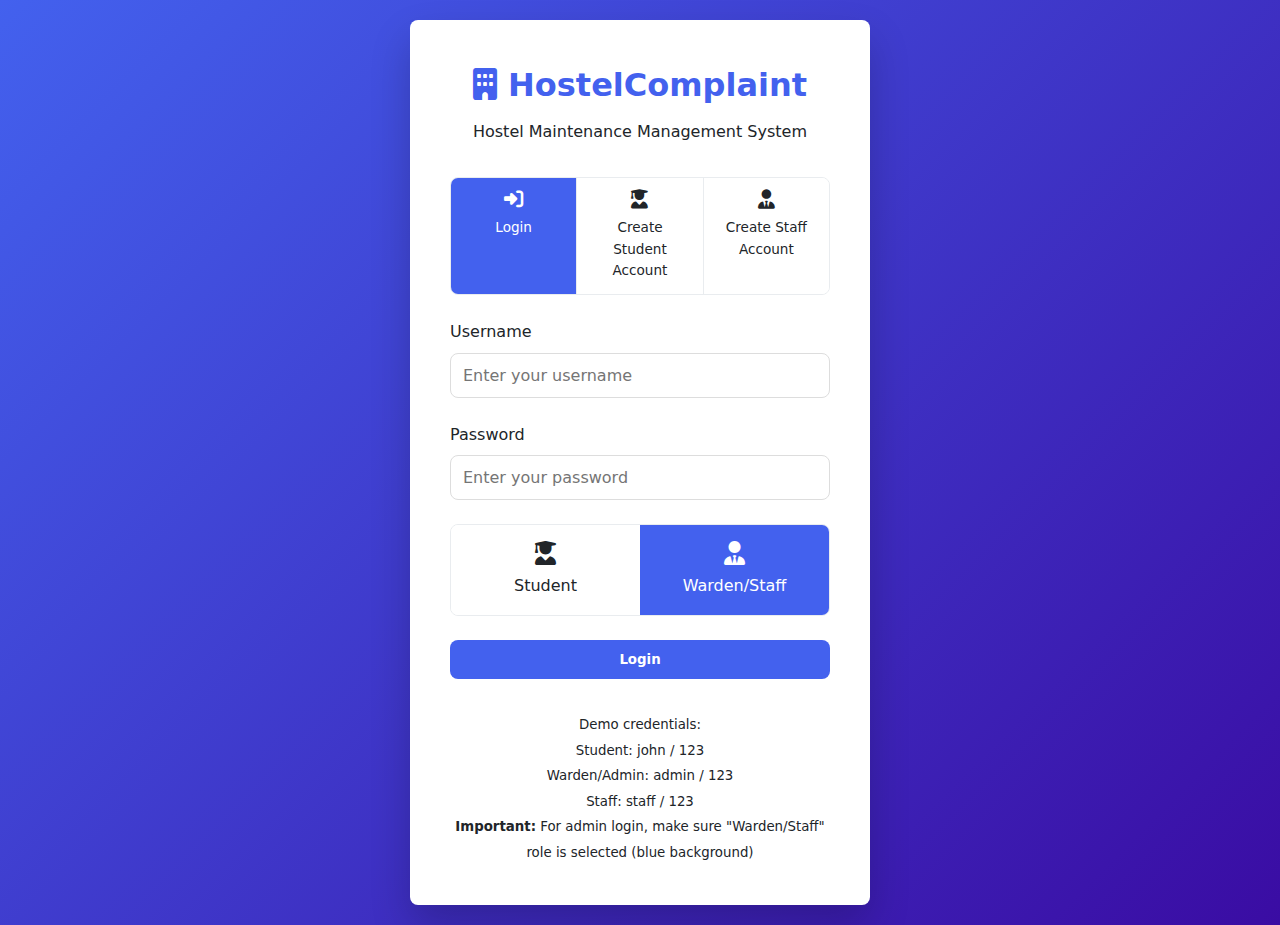
<file: index.html>
<!DOCTYPE html>
<html lang="en">

<head>
    <meta charset="UTF-8">
    <meta name="viewport" content="width=device-width, initial-scale=1.0">
    <title>HostelComplaint | Login</title>
    <link rel="stylesheet" href="css/style.css">
    <link rel="stylesheet" href="https://cdnjs.cloudflare.com/ajax/libs/font-awesome/6.4.0/css/all.min.css">
</head>

<body class="login-page">
    <div class="login-container">
        <div class="login-box">
            <div class="login-header">
                <h1><i class="fas fa-building"></i> HostelComplaint</h1>
                <p>Hostel Maintenance Management System</p>
            </div>

            <!-- Account Type Selection -->
            <div class="account-type-selector">
                <div class="account-type active" data-type="login">
                    <i class="fas fa-sign-in-alt"></i>
                    <span>Login</span>
                </div>
                <div class="account-type" data-type="create-student">
                    <i class="fas fa-user-graduate"></i>
                    <span>Create Student Account</span>
                </div>
                <div class="account-type" data-type="create-staff">
                    <i class="fas fa-user-tie"></i>
                    <span>Create Staff Account</span>
                </div>
            </div>

            <!-- Login Form (Default) -->
            <div id="login-form-section" class="form-section active">
                <form id="login-form">
                    <div class="form-group">
                        <label for="username">Username</label>
                        <input type="text" id="username" class="form-control" placeholder="Enter your username" required>
                    </div>

                    <div class="form-group">
                        <label for="password">Password</label>
                        <input type="password" id="password" class="form-control" placeholder="Enter your password" required>
                    </div>

                    <div class="role-selector">
                        <div class="role-option" data-role="student">
                            <i class="fas fa-user-graduate"></i>
                            <span>Student</span>
                        </div>
                        <div class="role-option active" data-role="warden">
                            <i class="fas fa-user-tie"></i>
                            <span>Warden/Staff</span>
                        </div>
                    </div>

                    <button type="submit" class="btn btn-primary btn-block">Login</button>
                </form>

                <div class="mt-2 text-center">
                    <p><small>Demo credentials:<br>
                        Student: john / 123<br>
                        Warden/Admin: admin / 123<br>
                        Staff: staff / 123
                    </small></p>
                    <p><small><strong>Important:</strong> For admin login, make sure "Warden/Staff" role is selected (blue background)</small></p>
                </div>
            </div>

            <!-- Create Student Account Form -->
            <div id="create-student-form-section" class="form-section">
                <!-- ... rest of create student form ... -->
            </div>

            <!-- Create Staff Account Form -->
            <div id="create-staff-form-section" class="form-section">
                <!-- ... rest of create staff form ... -->
            </div>
        </div>
    </div>

    <!-- ... rest of modals ... -->

    <script src="js/database.js"></script>
    <script src="js/auth.js"></script>
    <script>
        let currentRole = 'warden'; // Changed default to warden instead of student

        document.addEventListener('DOMContentLoaded', function() {
            // Initialize database
            initDatabase();

            // Account type selector
            const accountTypes = document.querySelectorAll('.account-type');
            accountTypes.forEach(type => {
                type.addEventListener('click', function() {
                    accountTypes.forEach(t => t.classList.remove('active'));
                    this.classList.add('active');

                    const accountType = this.dataset.type;
                    showFormSection(accountType);
                });
            });

            // Role selector (for login only)
            const roleOptions = document.querySelectorAll('.role-option');
            roleOptions.forEach(option => {
                option.addEventListener('click', function() {
                    if (document.querySelector('.account-type[data-type="login"]').classList.contains('active')) {
                        roleOptions.forEach(o => o.classList.remove('active'));
                        this.classList.add('active');
                        currentRole = this.dataset.role;
                    }
                });
            });

            // Login form
            document.getElementById('login-form').addEventListener('submit', function(e) {
                e.preventDefault();

                const username = document.getElementById('username').value;
                const password = document.getElementById('password').value;

                if (!username || !password) {
                    alert('Please enter both username and password');
                    return;
                }

                console.log('Attempting login with:', {
                    username,
                    password,
                    currentRole
                });

                const user = authenticateUser(username, password, currentRole);

                if (user) {
                    // Save current user to session
                    sessionStorage.setItem('currentUser', JSON.stringify(user));
                    console.log('Login successful, user:', user);

                    // Redirect based on role
                    if (user.role === 'student') {
                        window.location.href = 'student-dashboard.html';
                    } else {
                        window.location.href = 'warden-dashboard.html';
                    }
                } else {
                    alert('Invalid username, password, or role. Please check your credentials and selected role.');
                }
            });

            // ... rest of form event listeners ...
        });

        // ... rest of functions ...
    </script>
</body>

</html>
</file>
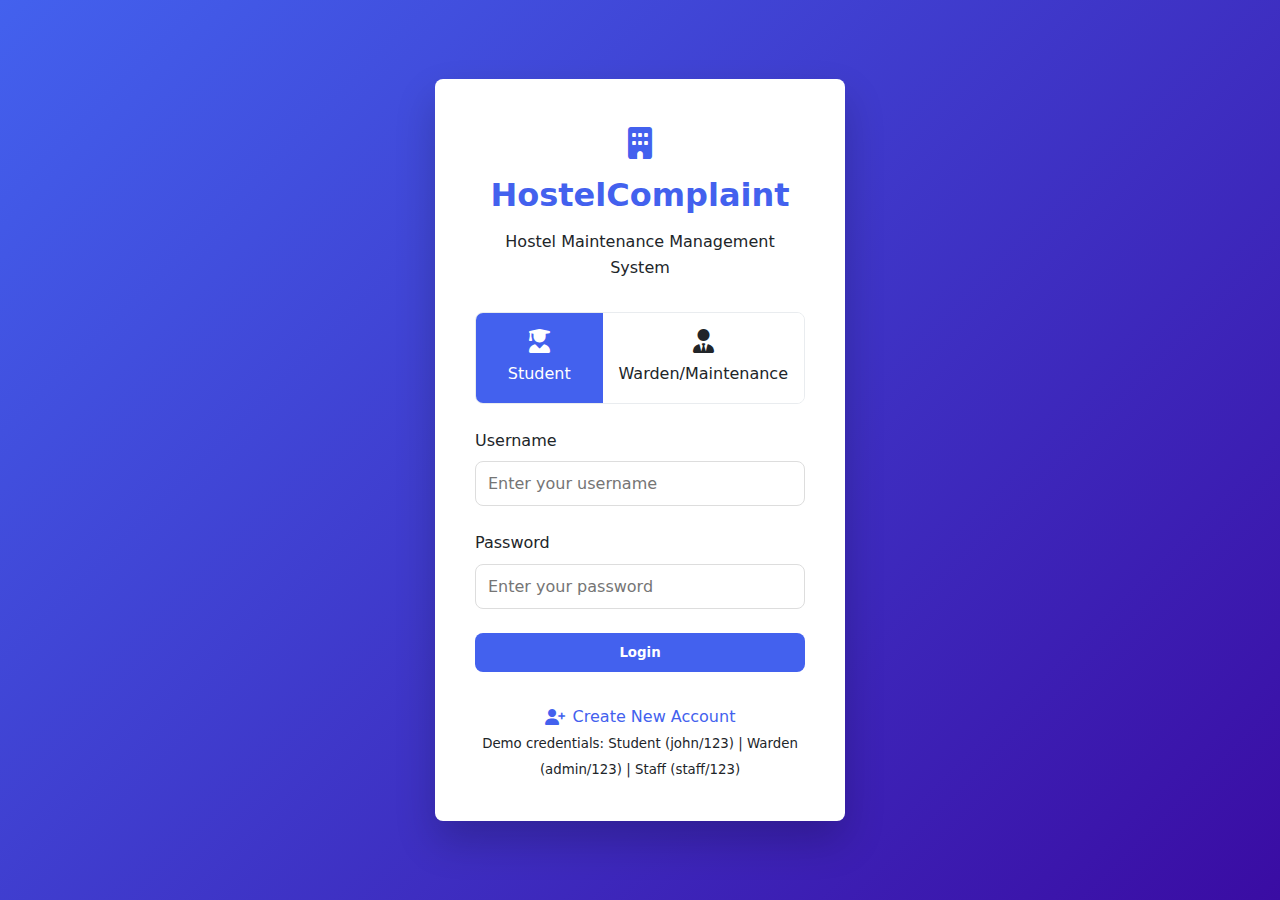
<file: Hostel Complaint Management System/index.html>
<!DOCTYPE html>
<html lang="en">

<head>
    <meta charset="UTF-8">
    <meta name="viewport" content="width=device-width, initial-scale=1.0">
    <title>HostelComplaint | Login</title>
    <link rel="stylesheet" href="css/style.css">
    <link rel="stylesheet" href="https://cdnjs.cloudflare.com/ajax/libs/font-awesome/6.4.0/css/all.min.css">
</head>

<body class="login-page">
    <div class="login-container">
        <div class="login-box">
            <div class="login-header">
                <h1><i class="fas fa-building"></i> HostelComplaint</h1>
                <p>Hostel Maintenance Management System</p>
            </div>

            <div class="role-selector">
                <div class="role-option active" data-role="student">
                    <i class="fas fa-user-graduate"></i>
                    <span>Student</span>
                </div>
                <div class="role-option" data-role="warden">
                    <i class="fas fa-user-tie"></i>
                    <span>Warden/Maintenance</span>
                </div>
            </div>

            <form id="login-form">
                <div class="form-group">
                    <label for="username">Username</label>
                    <input type="text" id="username" class="form-control" placeholder="Enter your username" required>
                </div>

                <div class="form-group">
                    <label for="password">Password</label>
                    <input type="password" id="password" class="form-control" placeholder="Enter your password" required>
                </div>

                <button type="submit" class="btn btn-primary btn-block">Login</button>
            </form>

            <div class="mt-2 text-center">
                <p>
                    <a href="#" id="create-account-link" class="text-link">
                        <i class="fas fa-user-plus"></i> Create New Account
                    </a>
                </p>
                <p><small>Demo credentials: Student (john/123) | Warden (admin/123) | Staff (staff/123)</small></p>
            </div>
        </div>
    </div>

    <!-- Create Account Modal -->
    <div id="createAccountModal" class="modal">
        <div class="modal-content">
            <div class="modal-header">
                <h2><i class="fas fa-user-plus"></i> Create New Account</h2>
                <button type="button" class="modal-close" onclick="closeModal()">
                    <i class="fas fa-times"></i>
                </button>
            </div>

            <div class="modal-body">
                <form id="create-account-form">
                    <div class="form-group">
                        <label for="new-username">Username *</label>
                        <input type="text" id="new-username" class="form-control" placeholder="Choose a username" required>
                        <div class="form-feedback" id="username-feedback"></div>
                    </div>

                    <div class="form-group">
                        <label for="new-password">Password *</label>
                        <input type="password" id="new-password" class="form-control" placeholder="Create a password" required>
                        <div class="form-feedback" id="password-feedback"></div>
                    </div>

                    <div class="form-group">
                        <label for="confirm-password">Confirm Password *</label>
                        <input type="password" id="confirm-password" class="form-control" placeholder="Confirm your password" required>
                        <div class="form-feedback" id="confirm-password-feedback"></div>
                    </div>

                    <div class="form-group">
                        <label for="full-name">Full Name *</label>
                        <input type="text" id="full-name" class="form-control" placeholder="Enter your full name" required>
                    </div>

                    <div class="form-group">
                        <label for="email">Email Address *</label>
                        <input type="email" id="email" class="form-control" placeholder="Enter your email" required>
                        <div class="form-feedback" id="email-feedback"></div>
                    </div>

                    <div class="form-group">
                        <label for="room-number">Room Number</label>
                        <input type="text" id="room-number" class="form-control" placeholder="e.g., 205B (optional)">
                    </div>

                    <div class="form-group">
                        <label for="hostel-block">Hostel Block</label>
                        <select id="hostel-block" class="form-control">
                            <option value="">Select Block (optional)</option>
                            <option value="A">Block A</option>
                            <option value="B">Block B</option>
                            <option value="C">Block C</option>
                            <option value="D">Block D</option>
                            <option value="E">Block E</option>
                        </select>
                    </div>

                    <div class="form-group">
                        <label for="phone">Phone Number</label>
                        <input type="tel" id="phone" class="form-control" placeholder="Phone (optional)">
                    </div>

                    <div class="form-group">
                        <label for="account-type">Account Type</label>
                        <div class="radio-group">
                            <label class="radio-option">
                                <input type="radio" name="account-type" value="student" checked>
                                <span class="radio-label">
                                    <i class="fas fa-user-graduate"></i>
                                    Student Account
                                </span>
                                <small class="radio-description">Submit and track complaints</small>
                            </label>
                            <label class="radio-option" id="staff-option" style="display: none;">
                                <input type="radio" name="account-type" value="staff">
                                <span class="radio-label">
                                    <i class="fas fa-user-tie"></i>
                                    Staff Account
                                </span>
                                <small class="radio-description">Manage assigned complaints (requires admin approval)</small>
                            </label>
                        </div>
                    </div>

                    <div class="form-group">
                        <div class="form-check">
                            <input type="checkbox" id="terms-agreement" class="form-check-input" required>
                            <label for="terms-agreement" class="form-check-label">
                                I agree to the <a href="#" onclick="showTerms()">Terms of Service</a> and <a href="#" onclick="showPrivacy()">Privacy Policy</a>
                            </label>
                        </div>
                    </div>

                    <div class="form-actions">
                        <button type="submit" class="btn btn-primary btn-block">
                            <i class="fas fa-user-plus"></i> Create Account
                        </button>
                        <button type="button" class="btn btn-secondary btn-block" onclick="closeModal()">
                            Cancel
                        </button>
                    </div>
                </form>
            </div>

            <div class="modal-footer">
                <p class="text-center"><small>Already have an account? <a href="#" onclick="showLogin()">Login here</a></small></p>
            </div>
        </div>
    </div>

    <!-- Terms Modal -->
    <div id="termsModal" class="modal">
        <div class="modal-content">
            <div class="modal-header">
                <h2><i class="fas fa-file-contract"></i> Terms of Service</h2>
                <button type="button" class="modal-close" onclick="closeTerms()">
                    <i class="fas fa-times"></i>
                </button>
            </div>
            <div class="modal-body">
                <h3>HostelComplaint System Terms</h3>
                <p>By creating an account, you agree to:</p>
                <ul>
                    <li>Use the system only for legitimate hostel maintenance complaints</li>
                    <li>Provide accurate and truthful information</li>
                    <li>Not submit fraudulent or malicious complaints</li>
                    <li>Respect the privacy of other users</li>
                    <li>Follow hostel rules and regulations</li>
                    <li>Maintain appropriate conduct in communications</li>
                </ul>
                <p>The hostel administration reserves the right to suspend accounts for violations.</p>
            </div>
        </div>
    </div>

    <!-- Privacy Modal -->
    <div id="privacyModal" class="modal">
        <div class="modal-content">
            <div class="modal-header">
                <h2><i class="fas fa-shield-alt"></i> Privacy Policy</h2>
                <button type="button" class="modal-close" onclick="closePrivacy()">
                    <i class="fas fa-times"></i>
                </button>
            </div>
            <div class="modal-body">
                <h3>Data Privacy</h3>
                <p>We collect and use your information to:</p>
                <ul>
                    <li>Process and track your complaints</li>
                    <li>Communicate about complaint status</li>
                    <li>Improve our services</li>
                    <li>Generate maintenance reports</li>
                </ul>
                <p>Your data will:</p>
                <ul>
                    <li>Be stored securely</li>
                    <li>Only be accessible to authorized personnel</li>
                    <li>Not be shared with third parties without consent</li>
                    <li>Be retained as required by hostel policies</li>
                </ul>
            </div>
        </div>
    </div>

    <script src="js/database.js"></script>
    <script src="js/auth.js"></script>
    <script>
        let currentRole = 'student';

        document.addEventListener('DOMContentLoaded', function() {
            // Initialize database
            initDatabase();

            // Role selector
            const roleOptions = document.querySelectorAll('.role-option');
            roleOptions.forEach(option => {
                option.addEventListener('click', function() {
                    roleOptions.forEach(o => o.classList.remove('active'));
                    this.classList.add('active');
                    currentRole = this.dataset.role;

                    // Show/hide staff option based on selected role
                    const staffOption = document.getElementById('staff-option');
                    if (currentRole === 'warden') {
                        staffOption.style.display = 'block';
                    } else {
                        staffOption.style.display = 'none';
                        document.querySelector('input[name="account-type"][value="student"]').checked = true;
                    }
                });
            });

            // Login form
            document.getElementById('login-form').addEventListener('submit', function(e) {
                e.preventDefault();

                const username = document.getElementById('username').value;
                const password = document.getElementById('password').value;
                const role = document.querySelector('.role-option.active').dataset.role;

                const user = authenticateUser(username, password, role);

                if (user) {
                    // Save current user to session
                    sessionStorage.setItem('currentUser', JSON.stringify(user));

                    // Redirect based on role
                    if (user.role === 'student') {
                        window.location.href = 'student-dashboard.html';
                    } else {
                        window.location.href = 'warden-dashboard.html';
                    }
                } else {
                    alert('Invalid username or password');
                }
            });

            // Create account link
            document.getElementById('create-account-link').addEventListener('click', function(e) {
                e.preventDefault();
                openCreateAccountModal();
            });

            // Create account form
            document.getElementById('create-account-form').addEventListener('submit', function(e) {
                e.preventDefault();
                createNewAccount();
            });

            // Real-time validation
            setupFormValidation();
        });

        function openCreateAccountModal() {
            // Reset form
            document.getElementById('create-account-form').reset();
            clearFormFeedback();

            // Set default role based on current selection
            const staffOption = document.getElementById('staff-option');
            if (currentRole === 'warden') {
                staffOption.style.display = 'block';
            } else {
                staffOption.style.display = 'none';
                document.querySelector('input[name="account-type"][value="student"]').checked = true;
            }

            // Show modal
            document.getElementById('createAccountModal').style.display = 'flex';
        }

        function closeModal() {
            document.getElementById('createAccountModal').style.display = 'none';
        }

        function showLogin() {
            closeModal();
        }

        function showTerms() {
            document.getElementById('termsModal').style.display = 'flex';
        }

        function closeTerms() {
            document.getElementById('termsModal').style.display = 'none';
        }

        function showPrivacy() {
            document.getElementById('privacyModal').style.display = 'flex';
        }

        function closePrivacy() {
            document.getElementById('privacyModal').style.display = 'none';
        }

        function setupFormValidation() {
            // Username validation
            const usernameInput = document.getElementById('new-username');
            usernameInput.addEventListener('input', function() {
                const username = this.value.trim();
                const feedback = document.getElementById('username-feedback');

                if (username.length < 3) {
                    showFeedback(feedback, 'Username must be at least 3 characters', 'error');
                } else if (username.length > 20) {
                    showFeedback(feedback, 'Username must be less than 20 characters', 'error');
                } else if (!/^[a-zA-Z0-9_]+$/.test(username)) {
                    showFeedback(feedback, 'Only letters, numbers, and underscores allowed', 'error');
                } else if (isUsernameTaken(username)) {
                    showFeedback(feedback, 'Username already taken', 'error');
                } else {
                    showFeedback(feedback, 'Username available', 'success');
                }
            });

            // Password validation
            const passwordInput = document.getElementById('new-password');
            passwordInput.addEventListener('input', function() {
                const password = this.value;
                const feedback = document.getElementById('password-feedback');

                if (password.length < 6) {
                    showFeedback(feedback, 'Password must be at least 6 characters', 'error');
                } else if (password.length > 50) {
                    showFeedback(feedback, 'Password too long', 'error');
                } else if (!/(?=.*[a-z])(?=.*[A-Z])(?=.*\d)/.test(password)) {
                    showFeedback(feedback, 'Include uppercase, lowercase, and numbers', 'error');
                } else {
                    showFeedback(feedback, 'Password strength: Good', 'success');
                }

                // Also validate confirmation
                validatePasswordConfirmation();
            });

            // Confirm password validation
            const confirmPasswordInput = document.getElementById('confirm-password');
            confirmPasswordInput.addEventListener('input', validatePasswordConfirmation);

            // Email validation
            const emailInput = document.getElementById('email');
            emailInput.addEventListener('input', function() {
                const email = this.value.trim();
                const feedback = document.getElementById('email-feedback');

                if (!email) {
                    clearFeedback(feedback);
                } else if (!isValidEmail(email)) {
                    showFeedback(feedback, 'Please enter a valid email address', 'error');
                } else if (isEmailTaken(email)) {
                    showFeedback(feedback, 'Email already registered', 'error');
                } else {
                    showFeedback(feedback, 'Email valid', 'success');
                }
            });
        }

        function validatePasswordConfirmation() {
            const password = document.getElementById('new-password').value;
            const confirmPassword = document.getElementById('confirm-password').value;
            const feedback = document.getElementById('confirm-password-feedback');

            if (!confirmPassword) {
                clearFeedback(feedback);
                return;
            }

            if (password !== confirmPassword) {
                showFeedback(feedback, 'Passwords do not match', 'error');
            } else {
                showFeedback(feedback, 'Passwords match', 'success');
            }
        }

        function showFeedback(element, message, type) {
            element.textContent = message;
            element.className = 'form-feedback ' + type;
        }

        function clearFeedback(element) {
            element.textContent = '';
            element.className = 'form-feedback';
        }

        function clearFormFeedback() {
            const feedbacks = document.querySelectorAll('.form-feedback');
            feedbacks.forEach(feedback => {
                feedback.textContent = '';
                feedback.className = 'form-feedback';
            });
        }

        function isValidEmail(email) {
            const emailRegex = /^[^\s@]+@[^\s@]+\.[^\s@]+$/;
            return emailRegex.test(email);
        }

        function isUsernameTaken(username) {
            const users = getUsers();
            return users.some(user => user.username.toLowerCase() === username.toLowerCase());
        }

        function isEmailTaken(email) {
            const users = getUsers();
            return users.some(user => user.email && user.email.toLowerCase() === email.toLowerCase());
        }

        function createNewAccount() {
            // Get form values
            const username = document.getElementById('new-username').value.trim();
            const password = document.getElementById('new-password').value;
            const confirmPassword = document.getElementById('confirm-password').value;
            const fullName = document.getElementById('full-name').value.trim();
            const email = document.getElementById('email').value.trim();
            const roomNumber = document.getElementById('room-number').value.trim();
            const hostelBlock = document.getElementById('hostel-block').value;
            const phone = document.getElementById('phone').value.trim();
            const accountType = document.querySelector('input[name="account-type"]:checked').value;
            const termsAgreed = document.getElementById('terms-agreement').checked;

            // Validation
            if (!username || !password || !confirmPassword || !fullName || !email) {
                alert('Please fill in all required fields');
                return;
            }

            if (!termsAgreed) {
                alert('You must agree to the Terms of Service and Privacy Policy');
                return;
            }

            if (password !== confirmPassword) {
                alert('Passwords do not match');
                return;
            }

            if (password.length < 6) {
                alert('Password must be at least 6 characters long');
                return;
            }

            if (isUsernameTaken(username)) {
                alert('Username already taken. Please choose another.');
                return;
            }

            if (isEmailTaken(email)) {
                alert('Email already registered. Please use another email or login.');
                return;
            }

            // Determine role based on account type and current role selection
            let role;
            if (accountType === 'staff') {
                // Staff accounts require admin approval
                role = 'staff_pending';
            } else {
                role = 'student';
            }

            // Create user object
            const newUser = {
                username: username,
                password: password,
                name: fullName,
                role: role,
                email: email,
                createdAt: new Date().toISOString(),
                status: 'active'
            };

            // Add optional fields
            if (roomNumber) newUser.room = roomNumber;
            if (hostelBlock) newUser.block = hostelBlock;
            if (phone) newUser.phone = phone;

            // Generate ID
            const users = getUsers();
            const newId = users.length > 0 ? Math.max(...users.map(u => u.id)) + 1 : 1;
            newUser.id = newId;

            // Add to database
            const success = addUser(newUser);

            if (success) {
                if (role === 'staff_pending') {
                    alert(`Account created successfully! Your staff account is pending admin approval. You'll be notified by email when approved.`);
                } else {
                    alert(`Account created successfully! You can now login with your credentials.`);
                }

                // Close modal and reset form
                closeModal();
                document.getElementById('create-account-form').reset();

                // Auto-fill login form
                document.getElementById('username').value = username;
                document.getElementById('password').value = '';

                // Switch to student role for login
                if (role === 'student') {
                    document.querySelector('.role-option[data-role="student"]').click();
                }
            } else {
                alert('Failed to create account. Please try again.');
            }
        }

        // Close modals when clicking outside
        window.onclick = function(event) {
            const modals = document.querySelectorAll('.modal');
            modals.forEach(modal => {
                if (event.target === modal) {
                    if (modal.id === 'createAccountModal') {
                        closeModal();
                    } else if (modal.id === 'termsModal') {
                        closeTerms();
                    } else if (modal.id === 'privacyModal') {
                        closePrivacy();
                    }
                }
            });
        };
    </script>
</body>

</html>
</file>
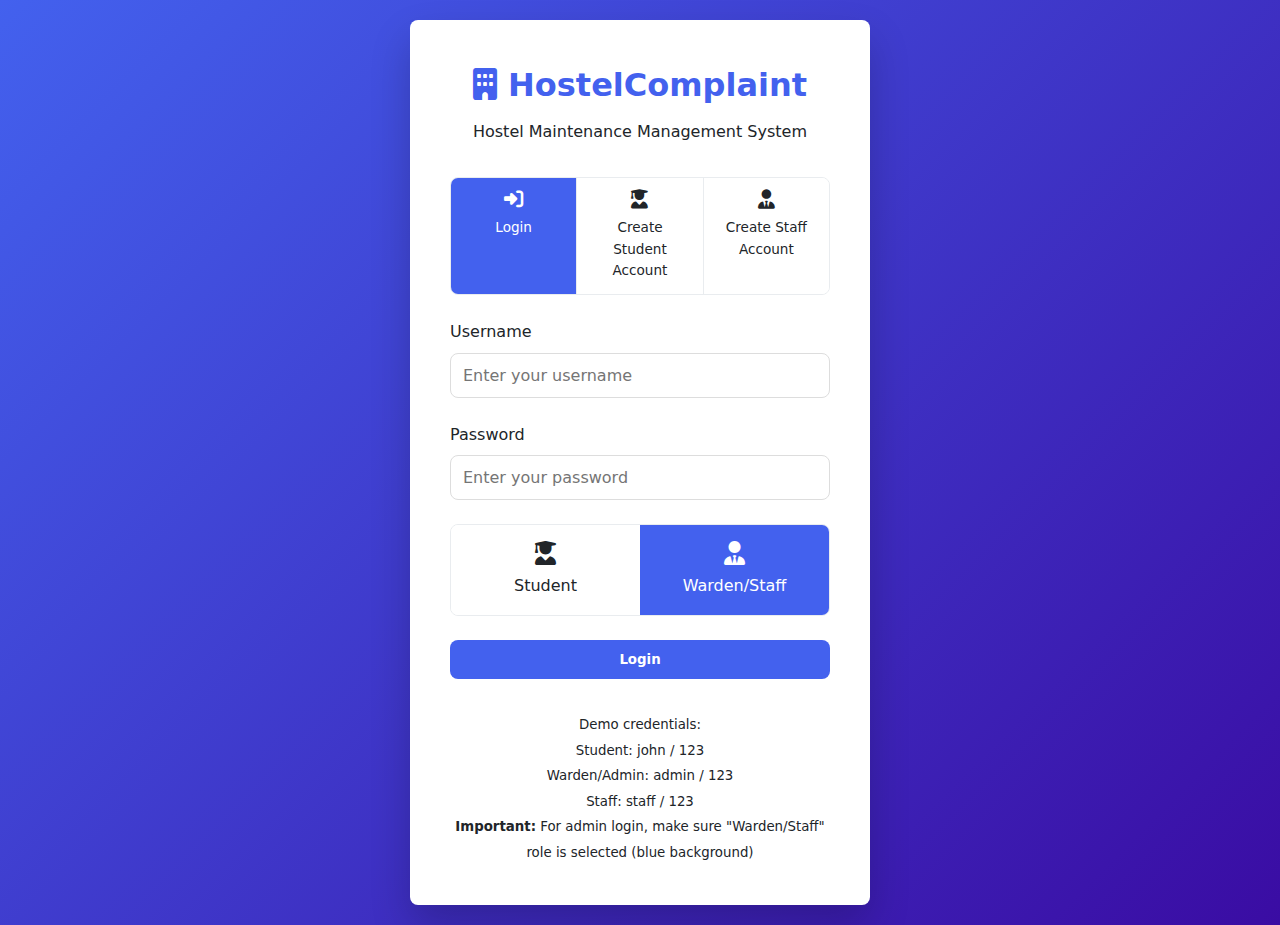
<file: complaint-details.html>
<!DOCTYPE html>
<html lang="en">

<head>
    <meta charset="UTF-8">
    <meta name="viewport" content="width=device-width, initial-scale=1.0">
    <title>Complaint Details | HostelComplaint</title>
    <link rel="stylesheet" href="css/style.css">
    <link rel="stylesheet" href="https://cdnjs.cloudflare.com/ajax/libs/font-awesome/6.4.0/css/all.min.css">
</head>

<body>
    <header>
        <div class="container">
            <nav>
                <div class="logo">
                    <i class="fas fa-building"></i>
                    <span>HostelComplaint</span>
                </div>

                <div class="nav-links">
                    <a href="#" class="nav-link" id="dashboard-link">
                        <i class="fas fa-home"></i> Dashboard
                    </a>
                    <a href="complaints.html" class="nav-link">
                        <i class="fas fa-list"></i> Complaints
                    </a>
                    <a href="messages.html" class="nav-link">
                        <i class="fas fa-comments"></i> Messages
                        <span class="notification-badge hidden" id="message-notification">0</span>
                    </a>
                    <div class="user-info">
                        <i class="fas fa-user-circle"></i>
                        <span id="current-user-name">Loading...</span>
                    </div>
                    <button id="logout-btn" class="btn btn-secondary">
                        <i class="fas fa-sign-out-alt"></i> Logout
                    </button>
                </div>
            </nav>
        </div>
    </header>

    <main>
        <div class="container">
            <div class="page-header">
                <div class="header-content">
                    <h1>Complaint Details</h1>
                    <p id="complaint-id">Loading...</p>
                </div>
                <div class="header-actions">
                    <a href="messages.html" class="btn btn-secondary">
                        <i class="fas fa-comment"></i> Messages
                    </a>
                    <button id="back-btn" class="btn btn-secondary">
                        <i class="fas fa-arrow-left"></i> Back
                    </button>
                </div>
            </div>

            <div class="row">
                <div class="col">
                    <div class="card">
                        <h2>Complaint Information</h2>
                        <div class="complaint-details">
                            <div class="detail-item">
                                <span class="detail-label">Status:</span>
                                <span class="detail-value" id="complaint-status">Loading...</span>
                            </div>
                            <div class="detail-item">
                                <span class="detail-label">Priority:</span>
                                <span class="detail-value" id="complaint-priority">Loading...</span>
                            </div>
                            <div class="detail-item">
                                <span class="detail-label">Category:</span>
                                <span class="detail-value" id="complaint-category">Loading...</span>
                            </div>
                            <div class="detail-item">
                                <span class="detail-label">Submitted By:</span>
                                <span class="detail-value" id="complaint-student">Loading...</span>
                            </div>
                            <div class="detail-item">
                                <span class="detail-label">Location:</span>
                                <span class="detail-value" id="complaint-location">Loading...</span>
                            </div>
                            <div class="detail-item">
                                <span class="detail-label">Date Submitted:</span>
                                <span class="detail-value" id="complaint-date">Loading...</span>
                            </div>
                            <div class="detail-item">
                                <span class="detail-label">Assigned To:</span>
                                <span class="detail-value" id="complaint-assigned">Loading...</span>
                            </div>
                            <div class="detail-item">
                                <span class="detail-label">Last Updated:</span>
                                <span class="detail-value" id="complaint-updated">Loading...</span>
                            </div>
                            <div class="detail-item">
                                <span class="detail-label">Resolution Date:</span>
                                <span class="detail-value" id="complaint-resolved">Loading...</span>
                            </div>
                        </div>
                    </div>

                    <div class="card mt-2">
                        <h2>Description</h2>
                        <p id="complaint-description" class="complaint-description">Loading...</p>
                    </div>

                    <div class="card mt-2" id="feedback-section" style="display: none;">
                        <h2>Feedback</h2>
                        <div class="feedback-details">
                            <div class="detail-item">
                                <span class="detail-label">Rating:</span>
                                <span class="detail-value" id="feedback-rating">Loading...</span>
                            </div>
                            <div class="detail-item">
                                <span class="detail-label">Comments:</span>
                                <p id="feedback-comments" class="feedback-comments"></p>
                            </div>
                        </div>
                    </div>
                </div>

                <div class="col">
                    <div class="card" id="action-section" style="display: none;">
                        <h2>Actions</h2>
                        <div class="action-buttons">
                            <button id="assign-btn" class="btn btn-warning" style="display: none;">
                                <i class="fas fa-user-tag"></i> Assign Complaint
                            </button>
                            <button id="status-btn" class="btn btn-primary" style="display: none;">
                                <i class="fas fa-sync-alt"></i> Update Status
                            </button>
                            <button id="feedback-btn" class="btn btn-success" style="display: none;">
                                <i class="fas fa-star"></i> Provide Feedback
                            </button>
                            <button id="resolve-btn" class="btn btn-success" style="display: none;">
                                <i class="fas fa-check-circle"></i> Mark as Resolved
                            </button>
                        </div>

                        <div class="status-update mt-2" id="status-update-form" style="display: none;">
                            <h3>Update Status</h3>
                            <select id="new-status" class="form-control mb-1">
                                <option value="Submitted">Submitted</option>
                                <option value="Assigned">Assigned</option>
                                <option value="In Progress">In Progress</option>
                                <option value="Resolved">Resolved</option>
                                <option value="Closed">Closed</option>
                            </select>
                            <textarea id="status-notes" class="form-control mb-1" placeholder="Add notes (optional)"></textarea>
                            <button id="save-status-btn" class="btn btn-primary">Save Changes</button>
                            <button id="cancel-status-btn" class="btn btn-secondary">Cancel</button>
                        </div>
                    </div>

                    <div class="card mt-2">
                        <h2>Timeline</h2>
                        <div class="timeline" id="complaint-timeline">
                            <!-- Timeline items will be added here -->
                        </div>
                    </div>
                </div>
            </div>
        </div>
    </main>

    <script src="js/database.js"></script>
    <script src="js/auth.js"></script>
    <script>
        let currentUser = null;
        let currentComplaint = null;
        let complaintId = null;

        document.addEventListener('DOMContentLoaded', function() {
            // Get complaint ID from URL
            const urlParams = new URLSearchParams(window.location.search);
            complaintId = parseInt(urlParams.get('id'));

            if (!complaintId) {
                alert('Invalid complaint ID');
                window.location.href = 'complaints.html';
                return;
            }

            // Check authentication
            currentUser = checkAuth();
            document.getElementById('current-user-name').textContent = currentUser.name;

            // Set dashboard link based on role
            const dashboardLink = document.getElementById('dashboard-link');
            dashboardLink.href = currentUser.role === 'student' ? 'student-dashboard.html' : 'warden-dashboard.html';

            // Setup event listeners
            document.getElementById('logout-btn').addEventListener('click', logout);
            document.getElementById('back-btn').addEventListener('click', () => window.history.back());

            document.getElementById('assign-btn').addEventListener('click', showAssignForm);
            document.getElementById('status-btn').addEventListener('click', showStatusForm);
            document.getElementById('feedback-btn').addEventListener('click', provideFeedback);
            document.getElementById('resolve-btn').addEventListener('click', markAsResolved);
            document.getElementById('save-status-btn').addEventListener('click', updateStatus);
            document.getElementById('cancel-status-btn').addEventListener('click', hideStatusForm);

            // Load complaint details
            loadComplaintDetails();
            updateNotificationBadge();
        });

        function loadComplaintDetails() {
            currentComplaint = getComplaintById(complaintId);

            if (!currentComplaint) {
                alert('Complaint not found');
                window.location.href = 'complaints.html';
                return;
            }

            // Check permissions
            if (currentUser.role === 'student' && currentComplaint.studentId !== currentUser.id) {
                alert('You do not have permission to view this complaint');
                window.location.href = 'student-dashboard.html';
                return;
            }

            if (currentUser.role === 'staff' && currentComplaint.assignedTo !== currentUser.id) {
                alert('This complaint is not assigned to you');
                window.location.href = 'warden-dashboard.html';
                return;
            }

            // Update page title
            document.getElementById('complaint-id').textContent = `Complaint #${currentComplaint.id}`;

            // Update complaint details
            document.getElementById('complaint-status').innerHTML =
                `<span class="status-badge status-${currentComplaint.status.toLowerCase().replace(' ', '-')}">${currentComplaint.status}</span>`;

            document.getElementById('complaint-priority').innerHTML =
                `<span class="priority-badge priority-${currentComplaint.priority.toLowerCase()}">${currentComplaint.priority}</span>`;

            document.getElementById('complaint-category').textContent = currentComplaint.category;
            document.getElementById('complaint-student').textContent = currentComplaint.studentName;
            document.getElementById('complaint-location').textContent = currentComplaint.location;
            document.getElementById('complaint-date').textContent = new Date(currentComplaint.createdAt).toLocaleString();
            document.getElementById('complaint-updated').textContent = new Date(currentComplaint.updatedAt).toLocaleString();
            document.getElementById('complaint-description').textContent = currentComplaint.description;

            document.getElementById('complaint-assigned').textContent = currentComplaint.assignedName || 'Not assigned';

            if (currentComplaint.resolvedAt) {
                document.getElementById('complaint-resolved').textContent = new Date(currentComplaint.resolvedAt).toLocaleString();
            } else {
                document.getElementById('complaint-resolved').textContent = 'Not resolved yet';
            }

            // Show/hide feedback section
            if (currentComplaint.feedback) {
                document.getElementById('feedback-section').style.display = 'block';
                document.getElementById('feedback-rating').innerHTML =
                    `${currentComplaint.feedback.rating} <i class="fas fa-star" style="color: #FFD700;"></i>`;
                document.getElementById('feedback-comments').textContent = currentComplaint.feedback.comments || 'No comments';
            }

            // Show action buttons based on role and status
            const actionSection = document.getElementById('action-section');
            const assignBtn = document.getElementById('assign-btn');
            const statusBtn = document.getElementById('status-btn');
            const feedbackBtn = document.getElementById('feedback-btn');
            const resolveBtn = document.getElementById('resolve-btn');

            actionSection.style.display = 'block';

            if (currentUser.role === 'warden') {
                if (!currentComplaint.assignedTo && currentComplaint.status === 'Submitted') {
                    assignBtn.style.display = 'inline-block';
                }
                statusBtn.style.display = 'inline-block';
            } else if (currentUser.role === 'staff') {
                statusBtn.style.display = 'inline-block';
                if (currentComplaint.status !== 'Resolved' && currentComplaint.status !== 'Closed') {
                    resolveBtn.style.display = 'inline-block';
                }
            } else if (currentUser.role === 'student') {
                if (currentComplaint.status === 'Resolved' && !currentComplaint.feedback) {
                    feedbackBtn.style.display = 'inline-block';
                }
            }

            // Load timeline
            loadTimeline();
        }

        function loadTimeline() {
            const timeline = document.getElementById('complaint-timeline');
            timeline.innerHTML = '';

            const events = [{
                date: currentComplaint.createdAt,
                title: 'Complaint Submitted',
                description: `Submitted by ${currentComplaint.studentName}`,
                icon: 'fa-plus-circle'
            }];

            if (currentComplaint.assignedTo) {
                events.push({
                    date: currentComplaint.updatedAt,
                    title: 'Complaint Assigned',
                    description: `Assigned to ${currentComplaint.assignedName}`,
                    icon: 'fa-user-tag'
                });
            }

            if (currentComplaint.resolvedAt) {
                events.push({
                    date: currentComplaint.resolvedAt,
                    title: 'Complaint Resolved',
                    description: 'Issue has been resolved',
                    icon: 'fa-check-circle'
                });
            }

            if (currentComplaint.feedback) {
                events.push({
                    date: currentComplaint.feedback.submittedAt,
                    title: 'Feedback Submitted',
                    description: `Rated ${currentComplaint.feedback.rating} stars`,
                    icon: 'fa-star'
                });
            }

            // Sort by date
            events.sort((a, b) => new Date(a.date) - new Date(b.date));

            events.forEach(event => {
                const eventDiv = document.createElement('div');
                eventDiv.className = 'timeline-item';
                eventDiv.innerHTML = `
                    <div class="timeline-icon">
                        <i class="fas ${event.icon}"></i>
                    </div>
                    <div class="timeline-content">
                        <div class="timeline-date">${new Date(event.date).toLocaleString()}</div>
                        <h4>${event.title}</h4>
                        <p>${event.description}</p>
                    </div>
                `;
                timeline.appendChild(eventDiv);
            });
        }

        function showAssignForm() {
            const staffMembers = getStaffMembers();
            let staffOptions = staffMembers.map(staff => `${staff.id}: ${staff.name}`).join('\n');

            const staffInput = prompt(`Enter staff ID to assign:\n\nAvailable staff:\n${staffOptions}`);
            if (staffInput) {
                const [staffId] = staffInput.split(':');
                const staffIdNum = parseInt(staffId.trim());
                const staff = staffMembers.find(s => s.id === staffIdNum);

                if (staff) {
                    updateComplaint(complaintId, {
                        assignedTo: staff.id,
                        assignedName: staff.name,
                        status: 'Assigned'
                    });

                    // Send notification to staff
                    addMessage({
                        complaintId: complaintId,
                        senderId: currentUser.id,
                        senderName: currentUser.name,
                        senderRole: currentUser.role,
                        receiverId: staff.id,
                        receiverName: staff.name,
                        message: `You have been assigned complaint #${complaintId}: ${currentComplaint.category} - ${currentComplaint.description.substring(0, 50)}...`
                    });

                    alert(`Complaint assigned to ${staff.name}`);
                    loadComplaintDetails();
                } else {
                    alert('Invalid staff ID');
                }
            }
        }

        function showStatusForm() {
            document.getElementById('status-update-form').style.display = 'block';
            document.getElementById('new-status').value = currentComplaint.status;
        }

        function hideStatusForm() {
            document.getElementById('status-update-form').style.display = 'none';
        }

        function updateStatus() {
            const newStatus = document.getElementById('new-status').value;
            const notes = document.getElementById('status-notes').value;

            const updates = {
                status: newStatus
            };

            if (notes) {
                // Add message about status update
                addMessage({
                    complaintId: complaintId,
                    senderId: currentUser.id,
                    senderName: currentUser.name,
                    senderRole: currentUser.role,
                    receiverId: currentComplaint.studentId,
                    receiverName: currentComplaint.studentName,
                    message: `Status updated to "${newStatus}"${notes ? ': ' + notes : ''}`
                });
            }

            if ((newStatus === 'Resolved' || newStatus === 'Closed') && !currentComplaint.resolvedAt) {
                updates.resolvedAt = new Date().toISOString();
            }

            updateComplaint(complaintId, updates);
            alert('Status updated successfully');
            hideStatusForm();
            loadComplaintDetails();
        }

        function markAsResolved() {
            if (confirm('Mark this complaint as resolved?')) {
                updateComplaint(complaintId, {
                    status: 'Resolved',
                    resolvedAt: new Date().toISOString()
                });

                // Notify student
                addMessage({
                    complaintId: complaintId,
                    senderId: currentUser.id,
                    senderName: currentUser.name,
                    senderRole: currentUser.role,
                    receiverId: currentComplaint.studentId,
                    receiverName: currentComplaint.studentName,
                    message: `Your complaint #${complaintId} has been marked as resolved. Please provide feedback.`
                });

                alert('Complaint marked as resolved');
                loadComplaintDetails();
            }
        }

        function provideFeedback() {
            const rating = prompt('Please rate the resolution (1-5 stars):');
            if (rating && rating >= 1 && rating <= 5) {
                const comments = prompt('Any comments about the resolution:');
                updateComplaint(complaintId, {
                    feedback: {
                        rating: parseInt(rating),
                        comments: comments || '',
                        submittedAt: new Date().toISOString()
                    }
                });

                // Notify assigned staff
                if (currentComplaint.assignedTo) {
                    addMessage({
                        complaintId: complaintId,
                        senderId: currentUser.id,
                        senderName: currentUser.name,
                        senderRole: currentUser.role,
                        receiverId: currentComplaint.assignedTo,
                        receiverName: currentComplaint.assignedName,
                        message: `Feedback received for complaint #${complaintId}: ${rating} stars${comments ? ' - ' + comments : ''}`
                    });
                }

                alert('Thank you for your feedback!');
                loadComplaintDetails();
            }
        }

        function updateNotificationBadge() {
            const unreadCount = getUnreadCount(currentUser.id);
            const badge = document.getElementById('message-notification');

            if (unreadCount > 0) {
                badge.textContent = unreadCount;
                badge.classList.remove('hidden');
            } else {
                badge.classList.add('hidden');
            }
        }
    </script>
</body>

</html>
</file>
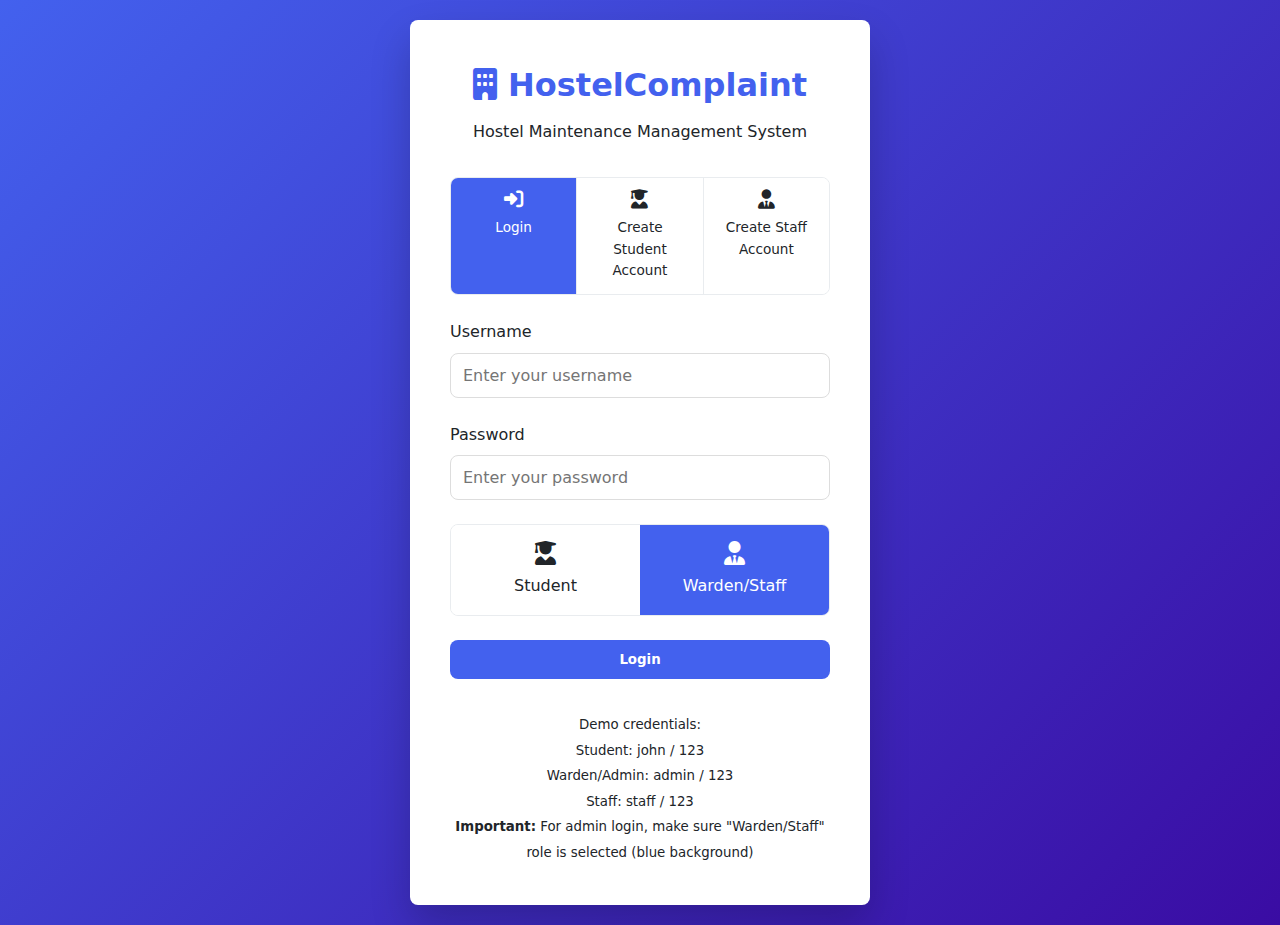
<file: complaints.html>
<!DOCTYPE html>
<html lang="en">

<head>
    <meta charset="UTF-8">
    <meta name="viewport" content="width=device-width, initial-scale=1.0">
    <title>Complaints | HostelComplaint</title>
    <link rel="stylesheet" href="css/style.css">
    <link rel="stylesheet" href="https://cdnjs.cloudflare.com/ajax/libs/font-awesome/6.4.0/css/all.min.css">
</head>

<body>
    <header>
        <div class="container">
            <nav>
                <div class="logo">
                    <i class="fas fa-building"></i>
                    <span>HostelComplaint</span>
                </div>

                <div class="nav-links">
                    <a href="#" class="nav-link" id="dashboard-link">
                        <i class="fas fa-home"></i> Dashboard
                    </a>
                    <a href="complaints.html" class="nav-link active">
                        <i class="fas fa-list"></i> Complaints
                    </a>
                    <a href="new-complaint.html" class="nav-link" id="new-complaint-link">
                        <i class="fas fa-plus-circle"></i> New Complaint
                    </a>
                    <a href="messages.html" class="nav-link">
                        <i class="fas fa-comments"></i> Messages
                        <span class="notification-badge hidden" id="message-notification">0</span>
                    </a>
                    <div class="user-info">
                        <i class="fas fa-user-circle"></i>
                        <span id="current-user-name">Loading...</span>
                    </div>
                    <button id="logout-btn" class="btn btn-secondary">
                        <i class="fas fa-sign-out-alt"></i> Logout
                    </button>
                </div>
            </nav>
        </div>
    </header>

    <main>
        <div class="container">
            <div class="page-header">
                <div class="header-content">
                    <h1>Complaints</h1>
                    <p id="page-subtitle">View and manage all complaints</p>
                </div>
                <div class="header-actions">
                    <button id="export-btn" class="btn btn-secondary">
                        <i class="fas fa-download"></i> Export
                    </button>
                </div>
            </div>

            <div class="filters-section">
                <div class="filters-row">
                    <div class="filter-group">
                        <label>Status</label>
                        <select id="status-filter" class="form-control">
                            <option value="all">All Statuses</option>
                            <option value="Submitted">Submitted</option>
                            <option value="Assigned">Assigned</option>
                            <option value="In Progress">In Progress</option>
                            <option value="Resolved">Resolved</option>
                            <option value="Closed">Closed</option>
                        </select>
                    </div>

                    <div class="filter-group">
                        <label>Priority</label>
                        <select id="priority-filter" class="form-control">
                            <option value="all">All Priorities</option>
                            <option value="High">High</option>
                            <option value="Medium">Medium</option>
                            <option value="Low">Low</option>
                        </select>
                    </div>

                    <div class="filter-group">
                        <label>Category</label>
                        <select id="category-filter" class="form-control">
                            <option value="all">All Categories</option>
                            <option value="Plumbing">Plumbing</option>
                            <option value="Electricity">Electricity</option>
                            <option value="Cleanliness">Cleanliness</option>
                            <option value="Internet">Internet</option>
                            <option value="Room Issues">Room Issues</option>
                            <option value="Furniture">Furniture</option>
                            <option value="Other">Other</option>
                        </select>
                    </div>

                    <div class="filter-group">
                        <label>Date Range</label>
                        <select id="date-filter" class="form-control">
                            <option value="all">All Time</option>
                            <option value="today">Today</option>
                            <option value="week">This Week</option>
                            <option value="month">This Month</option>
                        </select>
                    </div>
                </div>

                <div class="filter-actions">
                    <button id="apply-filters" class="btn btn-primary">
                        <i class="fas fa-filter"></i> Apply Filters
                    </button>
                    <button id="reset-filters" class="btn btn-secondary">
                        <i class="fas fa-redo"></i> Reset
                    </button>
                </div>
            </div>

            <div class="table-container">
                <table id="complaints-table">
                    <thead>
                        <tr>
                            <th>ID</th>
                            <th>Category</th>
                            <th>Description</th>
                            <th>Priority</th>
                            <th>Status</th>
                            <th>Submitted</th>
                            <th>Location</th>
                            <th>Actions</th>
                        </tr>
                    </thead>
                    <tbody id="complaints-body">
                        <!-- Will be populated by JavaScript -->
                    </tbody>
                </table>
            </div>

            <div class="table-footer">
                <div class="pagination-info" id="pagination-info">
                    Showing 0 of 0 complaints
                </div>
                <div class="pagination-controls">
                    <button id="prev-page" class="btn btn-secondary" disabled>
                        <i class="fas fa-chevron-left"></i> Previous
                    </button>
                    <span id="page-indicator">Page 1</span>
                    <button id="next-page" class="btn btn-secondary" disabled>
                        Next <i class="fas fa-chevron-right"></i>
                    </button>
                </div>
            </div>
        </div>
    </main>

    <script src="js/database.js"></script>
    <script src="js/auth.js"></script>
    <script>
        let currentPage = 1;
        const itemsPerPage = 10;
        let filteredComplaints = [];
        let currentUser = null;

        document.addEventListener('DOMContentLoaded', function() {
            // Check authentication
            currentUser = checkAuth();
            document.getElementById('current-user-name').textContent = currentUser.name;

            // Set dashboard link based on role
            const dashboardLink = document.getElementById('dashboard-link');
            dashboardLink.href = currentUser.role === 'student' ? 'student-dashboard.html' : 'warden-dashboard.html';

            // Hide new complaint link for staff/warden
            if (currentUser.role !== 'student') {
                document.getElementById('new-complaint-link').style.display = 'none';
            }

            // Update page subtitle based on role
            const subtitle = document.getElementById('page-subtitle');
            subtitle.textContent = currentUser.role === 'student' ?
                'View and track your submitted complaints' :
                'Manage and assign complaints';

            // Setup event listeners
            document.getElementById('logout-btn').addEventListener('click', logout);
            document.getElementById('apply-filters').addEventListener('click', applyFilters);
            document.getElementById('reset-filters').addEventListener('click', resetFilters);
            document.getElementById('prev-page').addEventListener('click', goToPrevPage);
            document.getElementById('next-page').addEventListener('click', goToNextPage);
            document.getElementById('export-btn').addEventListener('click', exportComplaints);

            // Load complaints
            loadComplaints();
            updateNotificationBadge();
        });

        function loadComplaints() {
            let complaints = getComplaints();

            // Filter by user role
            if (currentUser.role === 'student') {
                complaints = complaints.filter(c => c.studentId === currentUser.id);
            } else if (currentUser.role === 'staff') {
                complaints = complaints.filter(c => c.assignedTo === currentUser.id);
            }
            // Warden sees all complaints

            // Apply initial filters
            filteredComplaints = applyFilterLogic(complaints);

            // Sort by date (newest first)
            filteredComplaints.sort((a, b) => new Date(b.createdAt) - new Date(a.createdAt));

            // Update pagination
            updatePagination();

            // Load current page
            loadPage();
        }

        function applyFilterLogic(complaints) {
            const status = document.getElementById('status-filter').value;
            const priority = document.getElementById('priority-filter').value;
            const category = document.getElementById('category-filter').value;
            const dateRange = document.getElementById('date-filter').value;

            let filtered = complaints;

            // Filter by status
            if (status !== 'all') {
                filtered = filtered.filter(c => c.status === status);
            }

            // Filter by priority
            if (priority !== 'all') {
                filtered = filtered.filter(c => c.priority === priority);
            }

            // Filter by category
            if (category !== 'all') {
                filtered = filtered.filter(c => c.category === category);
            }

            // Filter by date range
            if (dateRange !== 'all') {
                const now = new Date();
                let startDate;

                switch (dateRange) {
                    case 'today':
                        startDate = new Date(now.getFullYear(), now.getMonth(), now.getDate());
                        break;
                    case 'week':
                        startDate = new Date(now.getFullYear(), now.getMonth(), now.getDate() - 7);
                        break;
                    case 'month':
                        startDate = new Date(now.getFullYear(), now.getMonth() - 1, now.getDate());
                        break;
                }

                filtered = filtered.filter(c => new Date(c.createdAt) >= startDate);
            }

            return filtered;
        }

        function applyFilters() {
            currentPage = 1;
            loadComplaints();
        }

        function resetFilters() {
            document.getElementById('status-filter').value = 'all';
            document.getElementById('priority-filter').value = 'all';
            document.getElementById('category-filter').value = 'all';
            document.getElementById('date-filter').value = 'all';

            currentPage = 1;
            loadComplaints();
        }

        function loadPage() {
            const tbody = document.getElementById('complaints-body');
            tbody.innerHTML = '';

            const startIndex = (currentPage - 1) * itemsPerPage;
            const endIndex = startIndex + itemsPerPage;
            const pageComplaints = filteredComplaints.slice(startIndex, endIndex);

            if (pageComplaints.length === 0) {
                tbody.innerHTML = `
                    <tr>
                        <td colspan="8" class="text-center">
                            <p>No complaints found</p>
                            ${currentUser.role === 'student' ? '<a href="new-complaint.html" class="btn btn-primary mt-2">Submit New Complaint</a>' : ''}
                        </td>
                    </tr>
                `;
                return;
            }

            pageComplaints.forEach(complaint => {
                        const row = document.createElement('tr');

                        // Determine action buttons based on role
                        let actions = '';
                        if (currentUser.role === 'student') {
                            actions = `
                        <a href="complaint-details.html?id=${complaint.id}" class="btn btn-small btn-primary">
                            <i class="fas fa-eye"></i>
                        </a>
                        ${complaint.status === 'Resolved' && !complaint.feedback ? `
                        <button class="btn btn-small btn-success" onclick="provideFeedback(${complaint.id})">
                            <i class="fas fa-star"></i>
                        </button>
                        ` : ''}
                        <a href="messages.html?complaint=${complaint.id}" class="btn btn-small btn-secondary">
                            <i class="fas fa-comment"></i>
                        </a>
                    `;
                } else {
                    actions = `
                        <a href="complaint-details.html?id=${complaint.id}" class="btn btn-small btn-primary">
                            <i class="fas fa-eye"></i>
                        </a>
                        <a href="messages.html?complaint=${complaint.id}" class="btn btn-small btn-secondary">
                            <i class="fas fa-comment"></i>
                        </a>
                        ${currentUser.role === 'warden' ? `
                        <button class="btn btn-small btn-warning" onclick="assignComplaint(${complaint.id})">
                            <i class="fas fa-user-tag"></i>
                        </button>
                        ` : ''}
                    `;
                }
                
                row.innerHTML = `
                    <td>${complaint.id}</td>
                    <td>${complaint.category}</td>
                    <td>${complaint.description.substring(0, 50)}${complaint.description.length > 50 ? '...' : ''}</td>
                    <td><span class="priority-badge priority-${complaint.priority.toLowerCase()}">${complaint.priority}</span></td>
                    <td><span class="status-badge status-${complaint.status.toLowerCase().replace(' ', '-')}">${complaint.status}</span></td>
                    <td>${new Date(complaint.createdAt).toLocaleDateString()}</td>
                    <td>${complaint.location}</td>
                    <td>
                        <div class="action-buttons">
                            ${actions}
                        </div>
                    </td>
                `;
                
                tbody.appendChild(row);
            });
        }
        
        function updatePagination() {
            const totalPages = Math.ceil(filteredComplaints.length / itemsPerPage);
            const startItem = (currentPage - 1) * itemsPerPage + 1;
            const endItem = Math.min(currentPage * itemsPerPage, filteredComplaints.length);
            
            // Update pagination info
            document.getElementById('pagination-info').textContent = 
                `Showing ${filteredComplaints.length > 0 ? startItem : 0} to ${endItem} of ${filteredComplaints.length} complaints`;
            
            document.getElementById('page-indicator').textContent = `Page ${currentPage} of ${totalPages || 1}`;
            
            // Update button states
            document.getElementById('prev-page').disabled = currentPage === 1;
            document.getElementById('next-page').disabled = currentPage === totalPages || totalPages === 0;
        }
        
        function goToPrevPage() {
            if (currentPage > 1) {
                currentPage--;
                loadPage();
                updatePagination();
            }
        }
        
        function goToNextPage() {
            const totalPages = Math.ceil(filteredComplaints.length / itemsPerPage);
            if (currentPage < totalPages) {
                currentPage++;
                loadPage();
                updatePagination();
            }
        }
        
        function provideFeedback(complaintId) {
            const rating = prompt('Please rate the resolution (1-5 stars):');
            if (rating && rating >= 1 && rating <= 5) {
                const comments = prompt('Any comments about the resolution:');
                updateComplaint(complaintId, {
                    feedback: {
                        rating: parseInt(rating),
                        comments: comments || '',
                        submittedAt: new Date().toISOString()
                    }
                });
                alert('Thank you for your feedback!');
                loadComplaints();
            }
        }
        
        function assignComplaint(complaintId) {
            const staffMembers = getStaffMembers();
            let staffOptions = staffMembers.map(staff => `${staff.id}: ${staff.name}`).join('\n');
            
            const staffInput = prompt(`Enter staff ID to assign:\n\nAvailable staff:\n${staffOptions}`);
            if (staffInput) {
                const [staffId, ...nameParts] = staffInput.split(':');
                const staffIdNum = parseInt(staffId.trim());
                const staff = staffMembers.find(s => s.id === staffIdNum);
                
                if (staff) {
                    updateComplaint(complaintId, {
                        assignedTo: staff.id,
                        assignedName: staff.name,
                        status: 'Assigned'
                    });
                    
                    // Send notification to staff
                    const complaint = getComplaintById(complaintId);
                    addMessage({
                        complaintId: complaintId,
                        senderId: currentUser.id,
                        senderName: currentUser.name,
                        senderRole: currentUser.role,
                        receiverId: staff.id,
                        receiverName: staff.name,
                        message: `You have been assigned complaint #${complaintId}: ${complaint.category} - ${complaint.description.substring(0, 50)}...`
                    });
                    
                    alert(`Complaint assigned to ${staff.name}`);
                    loadComplaints();
                } else {
                    alert('Invalid staff ID');
                }
            }
        }
        
        function exportComplaints() {
            // Create CSV content
            let csv = 'ID,Category,Description,Priority,Status,Location,Created At,Student Name\n';
            
            filteredComplaints.forEach(complaint => {
                csv += `"${complaint.id}","${complaint.category}","${complaint.description}","${complaint.priority}","${complaint.status}","${complaint.location}","${new Date(complaint.createdAt).toLocaleDateString()}","${complaint.studentName}"\n`;
            });
            
            // Create download link
            const blob = new Blob([csv], { type: 'text/csv' });
            const url = window.URL.createObjectURL(blob);
            const a = document.createElement('a');
            a.href = url;
            a.download = `complaints_${new Date().toISOString().split('T')[0]}.csv`;
            document.body.appendChild(a);
            a.click();
            document.body.removeChild(a);
            window.URL.revokeObjectURL(url);
        }
        
        function updateNotificationBadge() {
            const unreadCount = getUnreadCount(currentUser.id);
            const badge = document.getElementById('message-notification');
            
            if (unreadCount > 0) {
                badge.textContent = unreadCount;
                badge.classList.remove('hidden');
            } else {
                badge.classList.add('hidden');
            }
        }
        
        function logout() {
            sessionStorage.removeItem('currentUser');
            window.location.href = 'index.html';
        }
    </script>
</body>

</html>
</file>
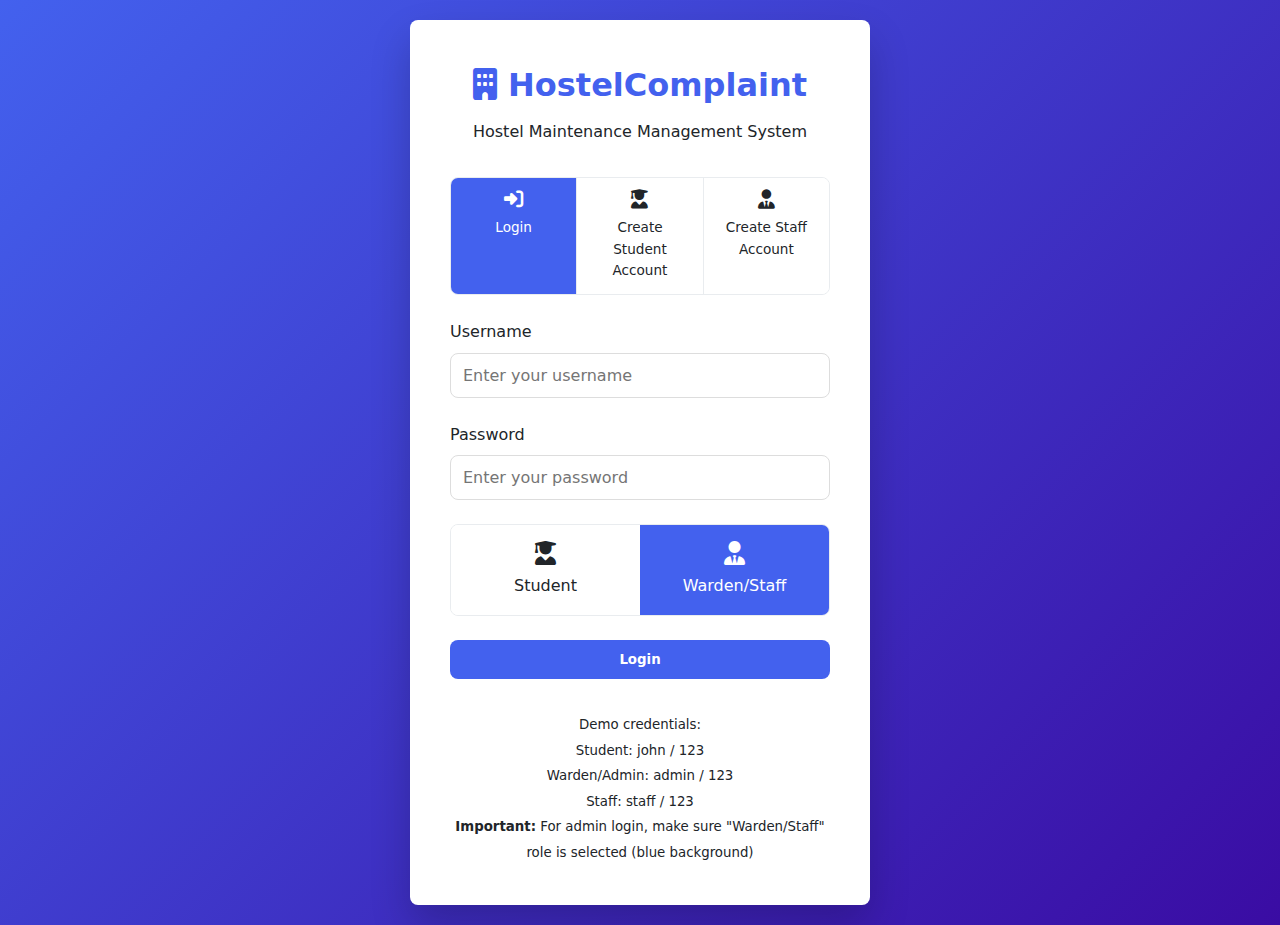
<file: messages.html>
<!DOCTYPE html>
<html lang="en">

<head>
    <meta charset="UTF-8">
    <meta name="viewport" content="width=device-width, initial-scale=1.0">
    <title>Messages | HostelComplaint</title>
    <link rel="stylesheet" href="css/style.css">
    <link rel="stylesheet" href="https://cdnjs.cloudflare.com/ajax/libs/font-awesome/6.4.0/css/all.min.css">
</head>

<body>
    <header>
        <div class="container">
            <nav>
                <div class="logo">
                    <i class="fas fa-building"></i>
                    <span>HostelComplaint</span>
                </div>

                <div class="nav-links">
                    <a href="#" class="nav-link" id="dashboard-link">
                        <i class="fas fa-home"></i> Dashboard
                    </a>
                    <a href="complaints.html" class="nav-link">
                        <i class="fas fa-list"></i> Complaints
                    </a>
                    <a href="messages.html" class="nav-link active">
                        <i class="fas fa-comments"></i> Messages
                        <span class="notification-badge hidden" id="message-notification">0</span>
                    </a>
                    <div class="user-info">
                        <i class="fas fa-user-circle"></i>
                        <span id="current-user-name">Loading...</span>
                    </div>
                    <button id="logout-btn" class="btn btn-secondary">
                        <i class="fas fa-sign-out-alt"></i> Logout
                    </button>
                </div>
            </nav>
        </div>
    </header>

    <main>
        <div class="container">
            <div class="page-header">
                <h1>Messages</h1>
                <p>Communicate with hostel staff about your complaints</p>
            </div>

            <div class="messages-container">
                <div class="conversations-sidebar">
                    <div class="conversations-header">
                        <h3>Conversations</h3>
                    </div>
                    <div class="conversations-list" id="conversations-list">
                        <!-- Conversations will be populated here -->
                    </div>
                </div>

                <div class="chat-container">
                    <div class="chat-header" id="chat-header">
                        <h3>Select a conversation</h3>
                    </div>

                    <div class="chat-messages" id="chat-messages">
                        <div class="no-chat-selected">
                            <p>Select a conversation from the list to view messages</p>
                        </div>
                    </div>

                    <div class="chat-input hidden" id="chat-input">
                        <textarea id="message-input" placeholder="Type your message here..." rows="2"></textarea>
                        <button id="send-message-btn" class="btn btn-primary">
                            <i class="fas fa-paper-plane"></i> Send
                        </button>
                    </div>
                </div>
            </div>
        </div>
    </main>

    <script src="js/database.js"></script>
    <script src="js/auth.js"></script>
    <script>
        let currentChatId = null;
        let currentUser = null;

        document.addEventListener('DOMContentLoaded', function() {
            // Check authentication
            currentUser = checkAuth();
            document.getElementById('current-user-name').textContent = currentUser.name;

            // Set dashboard link based on role
            const dashboardLink = document.getElementById('dashboard-link');
            dashboardLink.href = currentUser.role === 'student' ? 'student-dashboard.html' : 'warden-dashboard.html';

            // Load conversations
            loadConversations();

            // Setup event listeners
            document.getElementById('logout-btn').addEventListener('click', logout);
            document.getElementById('send-message-btn').addEventListener('click', sendMessage);
            document.getElementById('message-input').addEventListener('keypress', function(e) {
                if (e.key === 'Enter' && !e.shiftKey) {
                    e.preventDefault();
                    sendMessage();
                }
            });

            // Update notification badge
            updateNotificationBadge();

            // Poll for new messages every 10 seconds
            setInterval(updateConversations, 10000);
        });

        function loadConversations() {
            const conversationsList = document.getElementById('conversations-list');
            conversationsList.innerHTML = '';

            const messages = getMessages();
            const complaints = getComplaints();
            const users = getUsers();

            // Group messages by complaint
            const conversations = {};

            messages.forEach(message => {
                if (!conversations[message.complaintId]) {
                    const complaint = getComplaintById(message.complaintId);
                    if (!complaint) return;

                    // Check if user is part of this conversation
                    if (currentUser.role === 'student' && complaint.studentId !== currentUser.id) {
                        return;
                    }
                    if (currentUser.role === 'staff' && complaint.assignedTo !== currentUser.id) {
                        return;
                    }
                    if (currentUser.role === 'warden') {
                        // Warden can see all conversations
                    }

                    conversations[message.complaintId] = {
                        complaint: complaint,
                        lastMessage: message,
                        unreadCount: 0,
                        participants: {}
                    };
                }

                const conv = conversations[message.complaintId];

                // Track last message
                if (new Date(message.timestamp) > new Date(conv.lastMessage.timestamp)) {
                    conv.lastMessage = message;
                }

                // Count unread messages for current user
                if (message.receiverId === currentUser.id && message.status === 'unread') {
                    conv.unreadCount++;
                }

                // Add participants
                conv.participants[message.senderId] = message.senderName;
                conv.participants[message.receiverId] = message.receiverName;
            });

            // Convert to array and sort by last message time
            const sortedConversations = Object.values(conversations)
                .sort((a, b) => new Date(b.lastMessage.timestamp) - new Date(a.lastMessage.timestamp));

            // Display conversations
            if (sortedConversations.length === 0) {
                conversationsList.innerHTML = `
                    <div class="conversation-item">
                        <p class="text-center">No conversations yet</p>
                    </div>
                `;
                return;
            }

            sortedConversations.forEach(conv => {
                        const complaint = conv.complaint;
                        const lastMessage = conv.lastMessage;
                        const otherParticipants = Object.entries(conv.participants)
                            .filter(([id, name]) => parseInt(id) !== currentUser.id)
                            .map(([id, name]) => name)
                            .join(', ');

                        const item = document.createElement('div');
                        item.className = `conversation-item ${conv.unreadCount > 0 ? 'unread' : ''}`;
                        if (currentChatId === complaint.id) {
                            item.classList.add('active');
                        }

                        item.innerHTML = `
                    <div class="conversation-item-header">
                        <div class="conversation-user">${complaint.category} #${complaint.id}</div>
                        <div class="conversation-time">${formatTime(lastMessage.timestamp)}</div>
                    </div>
                    <div class="conversation-preview">
                        <strong>${lastMessage.senderName}:</strong> ${lastMessage.message.substring(0, 40)}${lastMessage.message.length > 40 ? '...' : ''}
                    </div>
                    ${conv.unreadCount > 0 ? `<span class="notification-badge">${conv.unreadCount}</span>` : ''}
                `;
                
                item.addEventListener('click', () => openChat(complaint.id));
                conversationsList.appendChild(item);
            });
        }
        
        function openChat(complaintId) {
            currentChatId = complaintId;
            const complaint = getComplaintById(complaintId);
            
            // Update chat header
            const chatHeader = document.getElementById('chat-header');
            chatHeader.innerHTML = `
                <h3>${complaint.category} - ${complaint.description.substring(0, 50)}...</h3>
                <small>Complaint #${complaint.id} • ${complaint.location}</small>
            `;
            
            // Show chat input
            document.getElementById('chat-input').classList.remove('hidden');
            
            // Load messages
            loadChatMessages(complaintId);
            
            // Mark messages as read
            markMessagesAsRead(complaintId, currentUser.id);
            
            // Update conversations list
            loadConversations();
            updateNotificationBadge();
        }
        
        function loadChatMessages(complaintId) {
            const chatMessages = document.getElementById('chat-messages');
            const messages = getMessagesByComplaint(complaintId)
                .sort((a, b) => new Date(a.timestamp) - new Date(b.timestamp));
            
            chatMessages.innerHTML = '';
            
            if (messages.length === 0) {
                chatMessages.innerHTML = `
                    <div class="text-center">
                        <p>No messages yet. Start the conversation!</p>
                    </div>
                `;
                return;
            }
            
            messages.forEach(message => {
                const messageDiv = document.createElement('div');
                messageDiv.className = `message ${message.senderId === currentUser.id ? 'sent' : 'received'}`;
                
                messageDiv.innerHTML = `
                    <div class="message-header">
                        <span>${message.senderName}</span>
                        <span>${formatTime(message.timestamp)}</span>
                    </div>
                    <div class="message-content">${message.message}</div>
                `;
                
                chatMessages.appendChild(messageDiv);
            });
            
            // Scroll to bottom
            chatMessages.scrollTop = chatMessages.scrollHeight;
        }
        
        function sendMessage() {
            if (!currentChatId) return;
            
            const input = document.getElementById('message-input');
            const messageText = input.value.trim();
            
            if (!messageText) return;
            
            const complaint = getComplaintById(currentChatId);
            
            // Determine receiver
            let receiverId, receiverName;
            if (currentUser.role === 'student') {
                if (complaint.assignedTo) {
                    receiverId = complaint.assignedTo;
                    receiverName = complaint.assignedName || getStaffMembers().find(s => s.id === complaint.assignedTo)?.name || 'Staff';
                } else {
                    // If no staff assigned, send to warden
                    const warden = getUsers().find(u => u.role === 'warden');
                    receiverId = warden.id;
                    receiverName = warden.name;
                }
            } else {
                // Staff/warden sending to student
                receiverId = complaint.studentId;
                receiverName = complaint.studentName;
            }
            
            // Add message
            addMessage({
                complaintId: currentChatId,
                senderId: currentUser.id,
                senderName: currentUser.name,
                senderRole: currentUser.role,
                receiverId: receiverId,
                receiverName: receiverName,
                message: messageText
            });
            
            // Clear input and reload messages
            input.value = '';
            loadChatMessages(currentChatId);
            loadConversations();
        }
        
        function updateConversations() {
            loadConversations();
            if (currentChatId) {
                loadChatMessages(currentChatId);
            }
            updateNotificationBadge();
        }
        
        function updateNotificationBadge() {
            const unreadCount = getUnreadCount(currentUser.id);
            const badge = document.getElementById('message-notification');
            
            if (unreadCount > 0) {
                badge.textContent = unreadCount;
                badge.classList.remove('hidden');
            } else {
                badge.classList.add('hidden');
            }
        }
        
        function formatTime(timestamp) {
            const date = new Date(timestamp);
            const now = new Date();
            const diffMs = now - date;
            const diffMins = Math.floor(diffMs / 60000);
            const diffHours = Math.floor(diffMs / 3600000);
            const diffDays = Math.floor(diffMs / 86400000);
            
            if (diffMins < 60) {
                return `${diffMins} min ago`;
            } else if (diffHours < 24) {
                return `${diffHours} hour${diffHours > 1 ? 's' : ''} ago`;
            } else if (diffDays < 7) {
                return `${diffDays} day${diffDays > 1 ? 's' : ''} ago`;
            } else {
                return date.toLocaleDateString();
            }
        }
        
        function logout() {
            sessionStorage.removeItem('currentUser');
            window.location.href = 'index.html';
        }
    </script>
</body>

</html>
</file>
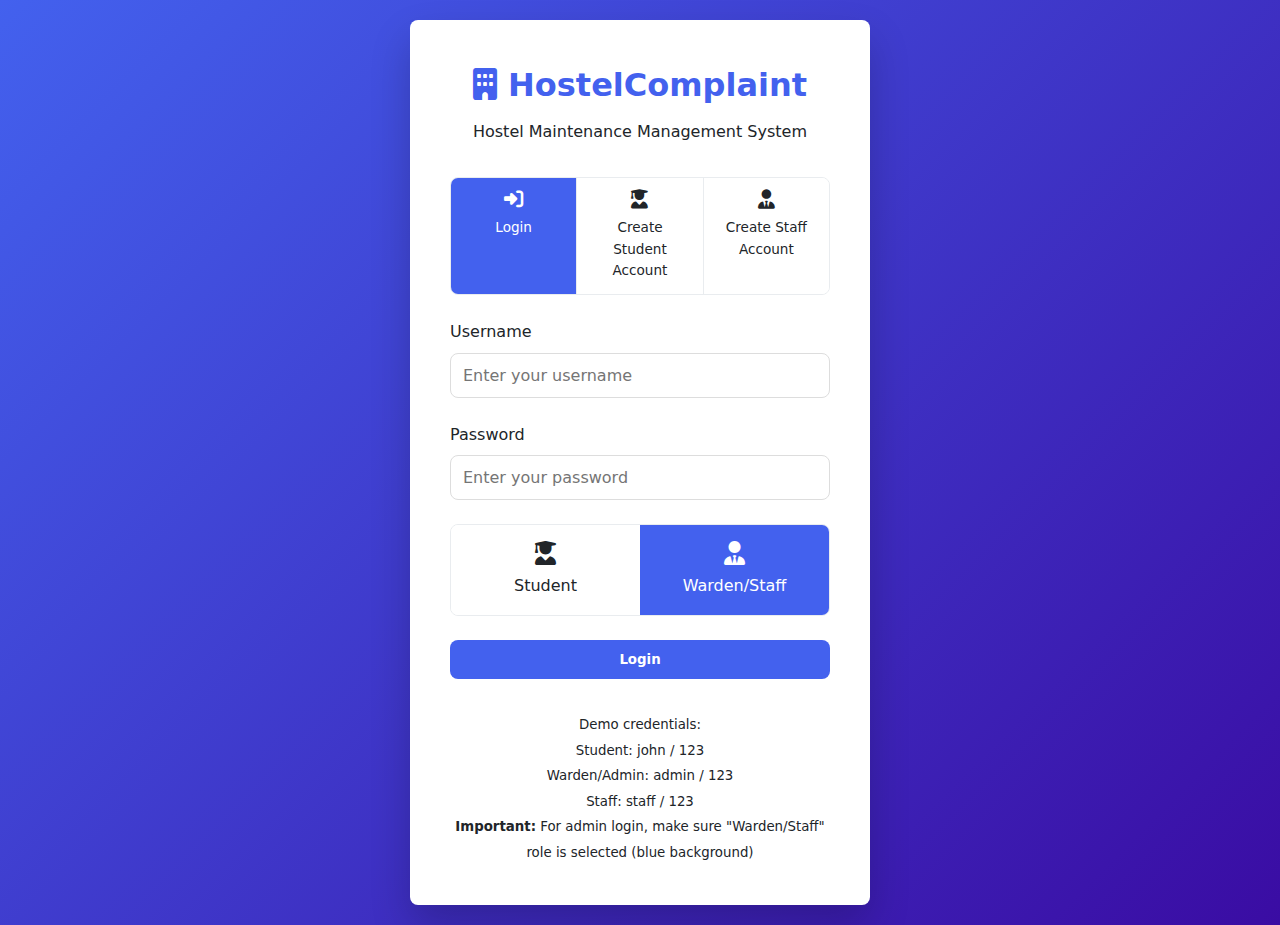
<file: new-complaint.html>
<!DOCTYPE html>
<html lang="en">

<head>
    <meta charset="UTF-8">
    <meta name="viewport" content="width=device-width, initial-scale=1.0">
    <title>New Complaint | HostelComplaint</title>
    <link rel="stylesheet" href="css/style.css">
    <link rel="stylesheet" href="https://cdnjs.cloudflare.com/ajax/libs/font-awesome/6.4.0/css/all.min.css">
</head>

<body>
    <header>
        <div class="container">
            <nav>
                <div class="logo">
                    <i class="fas fa-building"></i>
                    <span>HostelComplaint</span>
                </div>

                <div class="nav-links">
                    <a href="student-dashboard.html" class="nav-link">
                        <i class="fas fa-home"></i> Dashboard
                    </a>
                    <a href="complaints.html" class="nav-link">
                        <i class="fas fa-list"></i> My Complaints
                    </a>
                    <a href="new-complaint.html" class="nav-link active">
                        <i class="fas fa-plus-circle"></i> New Complaint
                    </a>
                    <a href="messages.html" class="nav-link">
                        <i class="fas fa-comments"></i> Messages
                        <span class="notification-badge hidden" id="message-notification">0</span>
                    </a>
                    <div class="user-info">
                        <i class="fas fa-user-circle"></i>
                        <span id="current-user-name">Loading...</span>
                    </div>
                    <button id="logout-btn" class="btn btn-secondary">
                        <i class="fas fa-sign-out-alt"></i> Logout
                    </button>
                </div>
            </nav>
        </div>
    </header>

    <main>
        <div class="container">
            <div class="page-header">
                <h1>Submit New Complaint</h1>
                <p>Report a maintenance issue or problem in your hostel</p>
            </div>

            <div class="form-container">
                <form id="complaint-form">
                    <div class="form-group">
                        <label for="category">Category</label>
                        <select id="category" class="form-control" required>
                            <option value="">Select Category</option>
                            <option value="Plumbing">Plumbing (Leaks, Clogs, Faucets)</option>
                            <option value="Electricity">Electricity (Power, Lights, Sockets)</option>
                            <option value="Cleanliness">Cleanliness (Garbage, Cleaning)</option>
                            <option value="Internet">Internet (WiFi, Connectivity)</option>
                            <option value="Room Issues">Room Issues (Doors, Windows, Walls)</option>
                            <option value="Furniture">Furniture (Beds, Desks, Chairs)</option>
                            <option value="Security">Security (Locks, Access)</option>
                            <option value="Other">Other Issues</option>
                        </select>
                    </div>

                    <div class="form-group">
                        <label for="priority">Priority Level</label>
                        <select id="priority" class="form-control" required>
                            <option value="Low">Low (Minor issue, no urgency)</option>
                            <option value="Medium" selected>Medium (Needs attention within 24 hours)</option>
                            <option value="High">High (Urgent - affects living conditions)</option>
                        </select>
                    </div>

                    <div class="form-group">
                        <label for="description">Detailed Description</label>
                        <textarea id="description" class="form-control" rows="5" placeholder="Describe the issue in detail. Be specific about what's wrong, when it started, and how it affects you..." required></textarea>
                        <small class="form-text">Please provide as much detail as possible to help us resolve your issue quickly.</small>
                    </div>

                    <div class="form-group">
                        <label for="location">Location</label>
                        <input type="text" id="location" class="form-control" placeholder="e.g., Room 205, Block B, 3rd Floor Corridor" required>
                    </div>

                    <div class="form-group">
                        <label for="contact-preference">Contact Preference</label>
                        <select id="contact-preference" class="form-control">
                            <option value="email">Email</option>
                            <option value="message">In-app Message</option>
                            <option value="phone">Phone Call</option>
                        </select>
                    </div>

                    <div class="form-group">
                        <div class="form-check">
                            <input type="checkbox" id="urgent-checkbox" class="form-check-input">
                            <label for="urgent-checkbox" class="form-check-label">
                                Mark as urgent (For emergencies only)
                            </label>
                        </div>
                    </div>

                    <div class="form-actions">
                        <button type="submit" class="btn btn-primary">
                            <i class="fas fa-paper-plane"></i> Submit Complaint
                        </button>
                        <a href="student-dashboard.html" class="btn btn-secondary">Cancel</a>
                    </div>
                </form>
            </div>

            <div class="mt-3">
                <div class="card">
                    <h3><i class="fas fa-info-circle"></i> What happens after submission?</h3>
                    <div class="process-steps">
                        <div class="step">
                            <div class="step-number">1</div>
                            <div class="step-content">
                                <h4>Complaint Received</h4>
                                <p>Your complaint is logged and assigned a tracking number</p>
                            </div>
                        </div>
                        <div class="step">
                            <div class="step-number">2</div>
                            <div class="step-content">
                                <h4>Review & Assignment</h4>
                                <p>Warden reviews and assigns to appropriate maintenance staff</p>
                            </div>
                        </div>
                        <div class="step">
                            <div class="step-number">3</div>
                            <div class="step-content">
                                <h4>Resolution</h4>
                                <p>Staff works on the issue and updates status</p>
                            </div>
                        </div>
                        <div class="step">
                            <div class="step-number">4</div>
                            <div class="step-content">
                                <h4>Feedback</h4>
                                <p>You'll be notified when resolved and can provide feedback</p>
                            </div>
                        </div>
                    </div>
                </div>
            </div>
        </div>
    </main>

    <script src="js/database.js"></script>
    <script src="js/auth.js"></script>
    <script>
        document.addEventListener('DOMContentLoaded', function() {
            // Check authentication (student only)
            const currentUser = requireAuth('student');
            if (!currentUser) return;

            document.getElementById('current-user-name').textContent = currentUser.name;
            updateNotificationBadge();

            // Logout button
            document.getElementById('logout-btn').addEventListener('click', function() {
                sessionStorage.removeItem('currentUser');
                window.location.href = 'index.html';
            });

            // Urgent checkbox updates priority
            document.getElementById('urgent-checkbox').addEventListener('change', function() {
                if (this.checked) {
                    document.getElementById('priority').value = 'High';
                }
            });

            // Priority select affects urgent checkbox
            document.getElementById('priority').addEventListener('change', function() {
                const urgentCheckbox = document.getElementById('urgent-checkbox');
                urgentCheckbox.checked = this.value === 'High';
            });

            // Form submission
            document.getElementById('complaint-form').addEventListener('submit', function(e) {
                e.preventDefault();

                const category = document.getElementById('category').value;
                const priority = document.getElementById('priority').value;
                const description = document.getElementById('description').value;
                const location = document.getElementById('location').value;

                if (!category) {
                    alert('Please select a category');
                    return;
                }

                const complaint = {
                    studentId: currentUser.id,
                    studentName: currentUser.name,
                    category: category,
                    description: description,
                    priority: priority,
                    status: 'Submitted',
                    location: location,
                    assignedTo: null,
                    assignedName: null
                };

                const newComplaint = addComplaint(complaint);

                alert(`Complaint submitted successfully! Your complaint ID is #${newComplaint.id}. You'll be notified when it's assigned.`);

                // Reset form
                this.reset();
                document.getElementById('priority').value = 'Medium';

                // Redirect to complaints page
                setTimeout(() => {
                    window.location.href = 'complaints.html';
                }, 1500);
            });
        });

        function updateNotificationBadge() {
            const currentUser = getCurrentUser();
            const unreadCount = getUnreadCount(currentUser.id);
            const badge = document.getElementById('message-notification');

            if (unreadCount > 0) {
                badge.textContent = unreadCount;
                badge.classList.remove('hidden');
            } else {
                badge.classList.add('hidden');
            }
        }
    </script>
</body>

</html>
</file>
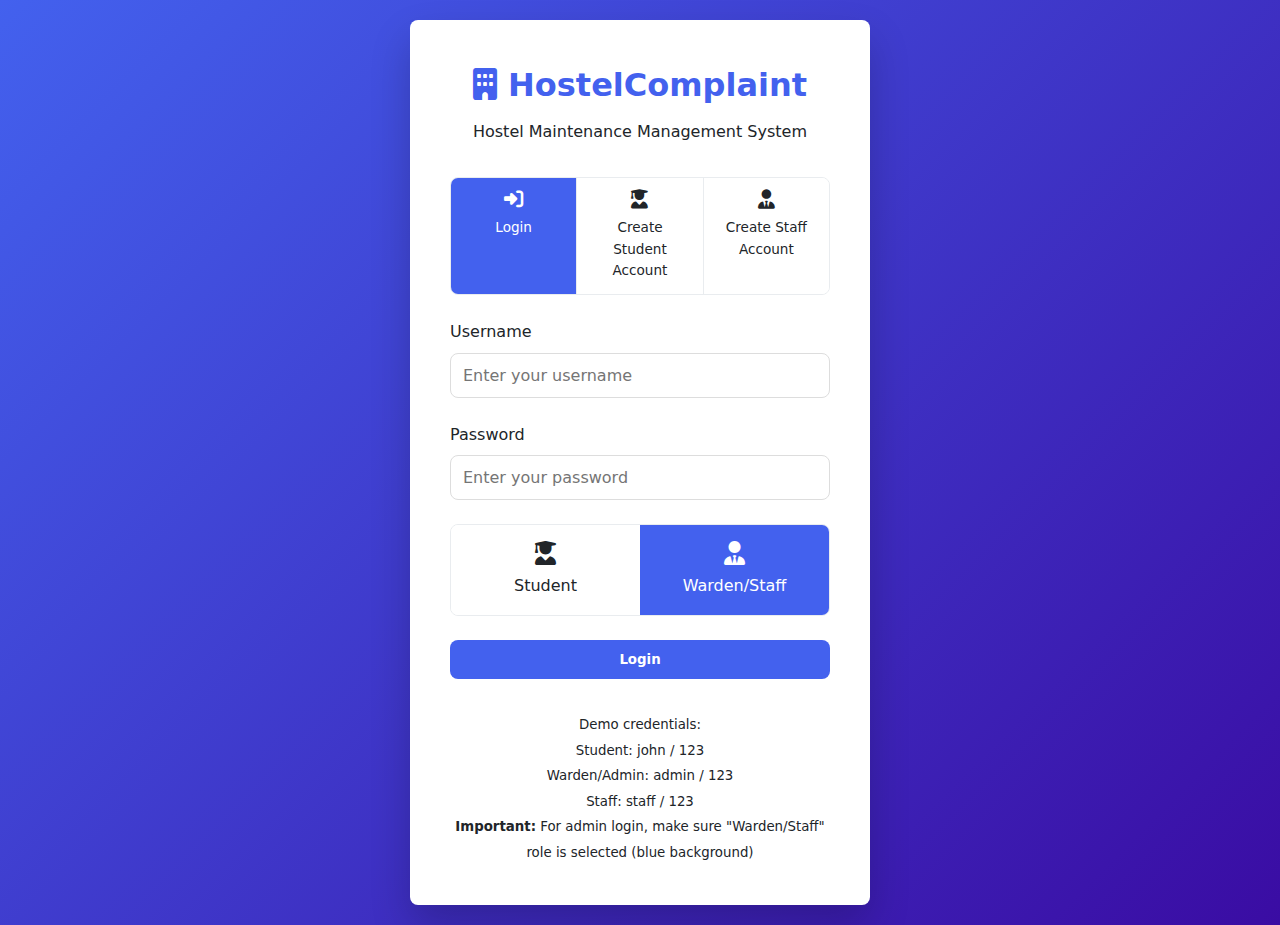
<file: student-dashboard.html>
<!DOCTYPE html>
<html lang="en">
<head>
    <meta charset="UTF-8">
    <meta name="viewport" content="width=device-width, initial-scale=1.0">
    <title>Student Dashboard | HostelComplaint</title>
    <link rel="stylesheet" href="css/style.css">
    <link rel="stylesheet" href="https://cdnjs.cloudflare.com/ajax/libs/font-awesome/6.4.0/css/all.min.css">
</head>
<body>
    <header>
        <div class="container">
            <nav>
                <div class="logo">
                    <i class="fas fa-building"></i>
                    <span>HostelComplaint</span>
                </div>
                
                <div class="nav-links">
                    <a href="student-dashboard.html" class="nav-link active">
                        <i class="fas fa-home"></i> Dashboard
                    </a>
                    <a href="complaints.html?role=student" class="nav-link">
                        <i class="fas fa-list"></i> My Complaints
                    </a>
                    <a href="new-complaint.html" class="nav-link">
                        <i class="fas fa-plus-circle"></i> New Complaint
                    </a>
                    <a href="messages.html" class="nav-link">
                        <i class="fas fa-comments"></i> Messages
                        <span class="notification-badge hidden" id="message-notification">0</span>
                    </a>
                    <div class="user-info">
                        <i class="fas fa-user-circle"></i>
                        <span id="current-user-name">Loading...</span>
                    </div>
                    <button id="logout-btn" class="btn btn-secondary">
                        <i class="fas fa-sign-out-alt"></i> Logout
                    </button>
                </div>
            </nav>
        </div>
    </header>
    
    <main>
        <div class="container">
            <div class="page-header">
                <h1>Student Dashboard</h1>
                <p>Welcome back! Here's an overview of your complaints.</p>
            </div>
            
            <div class="dashboard-cards">
                <div class="card">
                    <div class="card-icon">
                        <i class="fas fa-exclamation-circle"></i>
                    </div>
                    <div class="card-title">Total Complaints</div>
                    <div class="card-value" id="total-complaints">0</div>
                </div>
                
                <div class="card">
                    <div class="card-icon">
                        <i class="fas fa-clock"></i>
                    </div>
                    <div class="card-title">Pending</div>
                    <div class="card-value" id="pending-complaints">0</div>
                </div>
                
                <div class="card">
                    <div class="card-icon">
                        <i class="fas fa-tools"></i>
                    </div>
                    <div class="card-title">In Progress</div>
                    <div class="card-value" id="inprogress-complaints">0</div>
                </div>
                
                <div class="card">
                    <div class="card-icon">
                        <i class="fas fa-check-circle"></i>
                    </div>
                    <div class="card-title">Resolved</div>
                    <div class="card-value" id="resolved-complaints">0</div>
                </div>
            </div>
            
            <div class="section">
                <div class="section-header">
                    <h2>Recent Complaints</h2>
                    <a href="complaints.html?role=student" class="btn btn-secondary">View All</a>
                </div>
                
                <div class="table-container">
                    <table id="recent-complaints-table">
                        <thead>
                            <tr>
                                <th>ID</th>
                                <th>Category</th>
                                <th>Description</th>
                                <th>Priority</th>
                                <th>Status</th>
                                <th>Date</th>
                                <th>Actions</th>
                            </tr>
                        </thead>
                        <tbody id="recent-complaints-body">
                            <!-- Will be populated by JavaScript -->
                        </tbody>
                    </table>
                </div>
            </div>
            
            <div class="section">
                <div class="section-header">
                    <h2>Quick Actions</h2>
                </div>
                
                <div class="quick-actions">
                    <a href="new-complaint.html" class="action-card">
                        <i class="fas fa-plus-circle"></i>
                        <h3>Submit New Complaint</h3>
                        <p>Report a new issue or maintenance request</p>
                    </a>
                    
                    <a href="messages.html" class="action-card">
                        <i class="fas fa-comments"></i>
                        <h3>View Messages</h3>
                        <p>Check messages from warden and staff</p>
                    </a>
                    
                    <a href="complaints.html?role=student&status=Resolved" class="action-card">
                        <i class="fas fa-star"></i>
                        <h3>Provide Feedback</h3>
                        <p>Rate resolved complaints</p>
                    </a>
                </div>
            </div>
        </div>
    </main>
    
    <footer>
        <div class="container">
            <div class="footer-content">
                <div class="footer-section">
                    <h3>HostelComplaint</h3>
                    <p>Streamlining hostel maintenance and complaint resolution for better student living.</p>
                </div>
                
                <div class="footer-section">
                    <h3>Need Help?</h3>
                    <p>Contact Warden: 9:00 AM - 5:00 PM</p>
                    <p>Emergency: 24/7 Maintenance</p>
                </div>
            </div>
            
            <div class="text-center mt-2">
                <p>&copy; 2023 HostelComplaint System. All rights reserved.</p>
            </div>
        </div>
    </footer>

    <script src="js/database.js"></script>
    <script src="js/auth.js"></script>
    <script src="js/student.js"></script>
    <script>
        document.addEventListener('DOMContentLoaded', function() {
            // Check authentication
            const currentUser = getCurrentUser();
            if (!currentUser || currentUser.role !== 'student') {
                window.location.href = 'index.html';
                return;
            }
            
            // Set user name
            document.getElementById('current-user-name').textContent = currentUser.name;
            
            // Load dashboard data
            loadStudentDashboard();
            
            // Check for new messages
            updateMessageNotification();
            
            // Logout button
            document.getElementById('logout-btn').addEventListener('click', function() {
                sessionStorage.removeItem('currentUser');
                window.location.href = 'index.html';
            });
            
            // Update notification badge every 30 seconds
            setInterval(updateMessageNotification, 30000);
        });
        
        function loadStudentDashboard() {
            const currentUser = getCurrentUser();
            const complaints = getComplaints().filter(c => c.studentId === currentUser.id);
            
            // Update counts
            document.getElementById('total-complaints').textContent = complaints.length;
            document.getElementById('pending-complaints').textContent = complaints.filter(c => c.status === 'Submitted').length;
            document.getElementById('inprogress-complaints').textContent = complaints.filter(c => ['Assigned', 'In Progress'].includes(c.status)).length;
            document.getElementById('resolved-complaints').textContent = complaints.filter(c => ['Resolved', 'Closed'].includes(c.status)).length;
            
            // Load recent complaints
            const recentComplaints = complaints
                .sort((a, b) => new Date(b.createdAt) - new Date(a.createdAt))
                .slice(0, 5);
            
            const tbody = document.getElementById('recent-complaints-body');
            tbody.innerHTML = '';
            
            recentComplaints.forEach(complaint => {
                const row = document.createElement('tr');
                row.innerHTML = `
                    <td>${complaint.id}</td>
                    <td>${complaint.category}</td>
                    <td>${complaint.description.substring(0, 40)}${complaint.description.length > 40 ? '...' : ''}</td>
                    <td><span class="priority-badge priority-${complaint.priority.toLowerCase()}">${complaint.priority}</span></td>
                    <td><span class="status-badge status-${complaint.status.toLowerCase().replace(' ', '-')}">${complaint.status}</span></td>
                    <td>${new Date(complaint.createdAt).toLocaleDateString()}</td>
                    <td>
                        <a href="complaint-details.html?id=${complaint.id}" class="btn btn-small">View</a>
                    </td>
                `;
                tbody.appendChild(row);
            });
        }
        
        function updateMessageNotification() {
            const currentUser = getCurrentUser();
            const messages = getMessages();
            const unreadCount = messages.filter(m => 
                m.receiverId === currentUser.id && 
                m.status === 'unread'
            ).length;
            
            const badge = document.getElementById('message-notification');
            if (unreadCount > 0) {
                badge.textContent = unreadCount;
                badge.classList.remove('hidden');
            } else {
                badge.classList.add('hidden');
            }
        }
    </script>
</body>
</html>
</file>
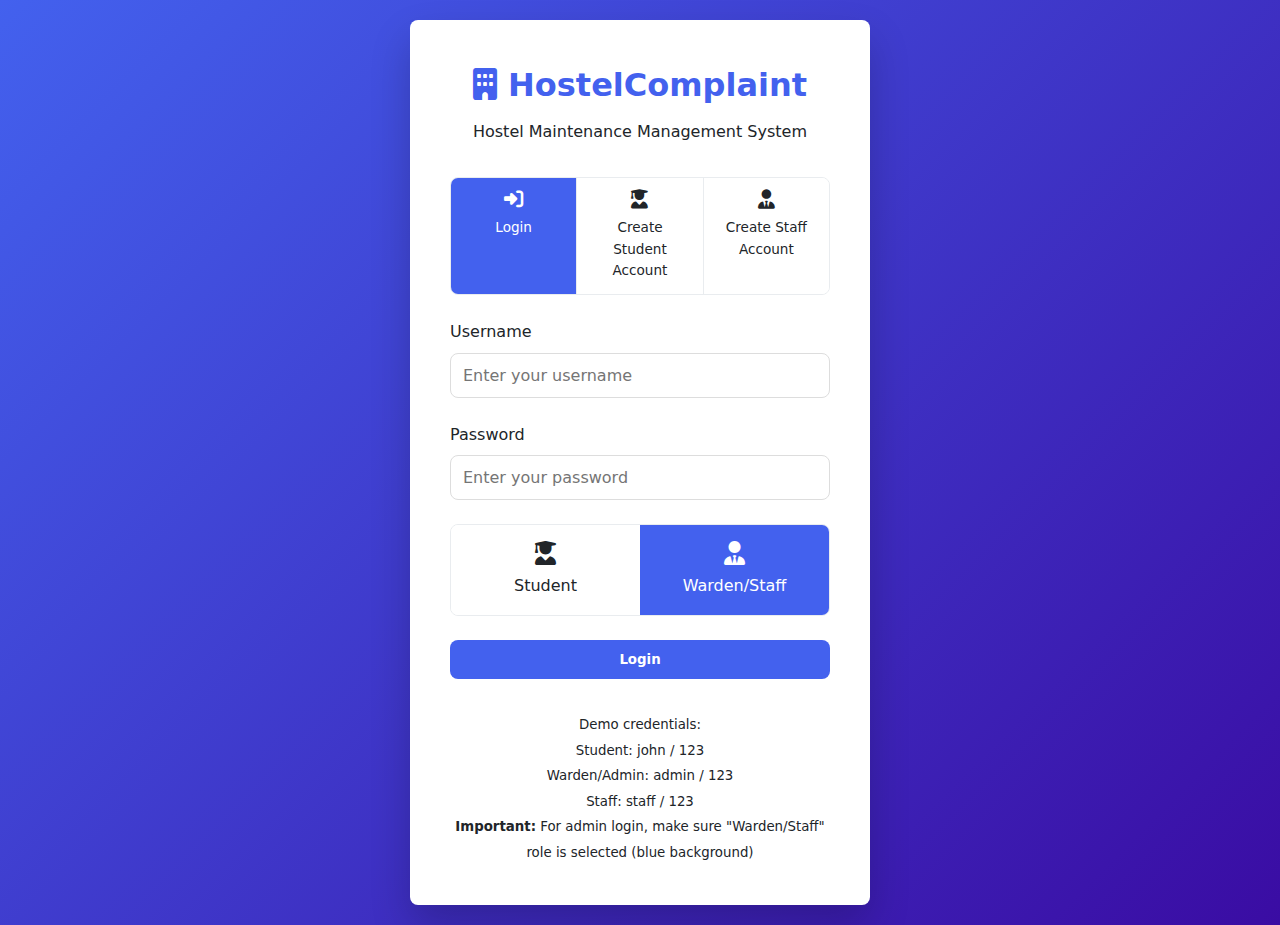
<file: warden-dashboard.html>
<!DOCTYPE html>
<html lang="en">

<head>
    <meta charset="UTF-8">
    <meta name="viewport" content="width=device-width, initial-scale=1.0">
    <title>Warden Dashboard | HostelComplaint</title>
    <link rel="stylesheet" href="css/style.css">
    <link rel="stylesheet" href="https://cdnjs.cloudflare.com/ajax/libs/font-awesome/6.4.0/css/all.min.css">
</head>

<body>
    <header>
        <div class="container">
            <nav>
                <div class="logo">
                    <i class="fas fa-building"></i>
                    <span>HostelComplaint</span>
                </div>

                <div class="nav-links">
                    <a href="warden-dashboard.html" class="nav-link active">
                        <i class="fas fa-home"></i> Dashboard
                    </a>
                    <a href="complaints.html" class="nav-link">
                        <i class="fas fa-list"></i> Complaints
                    </a>
                    <a href="messages.html" class="nav-link">
                        <i class="fas fa-comments"></i> Messages
                        <span class="notification-badge hidden" id="message-notification">0</span>
                    </a>
                    <a href="analytics.html" class="nav-link">
                        <i class="fas fa-chart-bar"></i> Analytics
                    </a>
                    <div class="user-info">
                        <i class="fas fa-user-tie"></i>
                        <span id="current-user-name">Loading...</span>
                    </div>
                    <button id="logout-btn" class="btn btn-secondary">
                        <i class="fas fa-sign-out-alt"></i> Logout
                    </button>
                </div>
            </nav>
        </div>
    </header>

    <main>
        <div class="container">
            <div class="page-header">
                <h1>Warden Dashboard</h1>
                <p>Overview of hostel complaints and maintenance requests</p>
            </div>

            <div class="dashboard-cards">
                <div class="card">
                    <div class="card-icon">
                        <i class="fas fa-exclamation-circle"></i>
                    </div>
                    <div class="card-title">Total Complaints</div>
                    <div class="card-value" id="total-complaints">0</div>
                </div>

                <div class="card">
                    <div class="card-icon">
                        <i class="fas fa-clock"></i>
                    </div>
                    <div class="card-title">Pending</div>
                    <div class="card-value" id="pending-complaints">0</div>
                </div>

                <div class="card">
                    <div class="card-icon">
                        <i class="fas fa-tools"></i>
                    </div>
                    <div class="card-title">In Progress</div>
                    <div class="card-value" id="inprogress-complaints">0</div>
                </div>

                <div class="card">
                    <div class="card-icon">
                        <i class="fas fa-user-clock"></i>
                    </div>
                    <div class="card-title">Unassigned</div>
                    <div class="card-value" id="unassigned-complaints">0</div>
                </div>

                <div class="card">
                    <div class="card-icon">
                        <i class="fas fa-exclamation-triangle"></i>
                    </div>
                    <div class="card-title">High Priority</div>
                    <div class="card-value" id="high-priority">0</div>
                </div>

                <div class="card">
                    <div class="card-icon">
                        <i class="fas fa-check-circle"></i>
                    </div>
                    <div class="card-title">Resolved</div>
                    <div class="card-value" id="resolved-complaints">0</div>
                </div>
            </div>

            <div class="row">
                <div class="col">
                    <div class="section">
                        <div class="section-header">
                            <h2>Recent Complaints</h2>
                            <a href="complaints.html" class="btn btn-secondary">View All</a>
                        </div>

                        <div class="table-container">
                            <table id="recent-complaints-table">
                                <thead>
                                    <tr>
                                        <th>ID</th>
                                        <th>Category</th>
                                        <th>Student</th>
                                        <th>Priority</th>
                                        <th>Status</th>
                                        <th>Days Open</th>
                                        <th>Actions</th>
                                    </tr>
                                </thead>
                                <tbody id="recent-complaints-body">
                                    <!-- Will be populated by JavaScript -->
                                </tbody>
                            </table>
                        </div>
                    </div>
                </div>

                <div class="col">
                    <div class="section">
                        <div class="section-header">
                            <h2>Staff Workload</h2>
                        </div>

                        <div class="card">
                            <div class="staff-workload" id="staff-workload">
                                <!-- Will be populated by JavaScript -->
                            </div>
                        </div>
                    </div>

                    <div class="section">
                        <div class="section-header">
                            <h2>Quick Stats</h2>
                        </div>

                        <div class="stats-grid">
                            <div class="stat-item">
                                <div class="stat-label">Avg. Resolution Time</div>
                                <div class="stat-value" id="avg-resolution">0</div>
                                <div class="stat-unit">days</div>
                            </div>

                            <div class="stat-item">
                                <div class="stat-label">Overdue (>7 days)</div>
                                <div class="stat-value" id="overdue-count">0</div>
                            </div>

                            <div class="stat-item">
                                <div class="stat-label">Student Satisfaction</div>
                                <div class="stat-value" id="satisfaction-rate">0%</div>
                            </div>
                        </div>
                    </div>
                </div>
            </div>

            <div class="section">
                <div class="section-header">
                    <h2>Priority Actions</h2>
                </div>

                <div class="priority-actions">
                    <a href="complaints.html?priority=High&status=Submitted" class="priority-action high">
                        <i class="fas fa-exclamation-triangle"></i>
                        <div class="action-content">
                            <h3>High Priority Issues</h3>
                            <p>Urgent complaints needing immediate attention</p>
                        </div>
                        <span class="action-count" id="high-pending">0</span>
                    </a>

                    <a href="complaints.html?status=Submitted" class="priority-action medium">
                        <i class="fas fa-clock"></i>
                        <div class="action-content">
                            <h3>Unassigned Complaints</h3>
                            <p>New complaints waiting for assignment</p>
                        </div>
                        <span class="action-count" id="unassigned-count">0</span>
                    </a>

                    <a href="complaints.html?status=In Progress" class="priority-action low">
                        <i class="fas fa-tools"></i>
                        <div class="action-content">
                            <h3>In Progress</h3>
                            <p>Complaints currently being worked on</p>
                        </div>
                        <span class="action-count" id="inprogress-count">0</span>
                    </a>
                </div>
            </div>
        </div>
    </main>

    <script src="js/database.js"></script>
    <script src="js/auth.js"></script>
    <script>
        document.addEventListener('DOMContentLoaded', function() {
            // Check authentication (warden or staff)
            const currentUser = getCurrentUser();
            if (!currentUser || (currentUser.role !== 'warden' && currentUser.role !== 'staff')) {
                window.location.href = 'index.html';
                return;
            }

            document.getElementById('current-user-name').textContent = currentUser.name;

            // Load dashboard data
            loadWardenDashboard();

            // Update notification badge
            updateNotificationBadge();

            // Logout button
            document.getElementById('logout-btn').addEventListener('click', function() {
                sessionStorage.removeItem('currentUser');
                window.location.href = 'index.html';
            });

            // Refresh dashboard every minute
            setInterval(loadWardenDashboard, 60000);
            setInterval(updateNotificationBadge, 30000);
        });

        function loadWardenDashboard() {
            const complaints = getComplaints();
            const users = getUsers();

            // Update counts
            document.getElementById('total-complaints').textContent = complaints.length;
            document.getElementById('pending-complaints').textContent = complaints.filter(c => c.status === 'Submitted').length;
            document.getElementById('inprogress-complaints').textContent = complaints.filter(c => ['Assigned', 'In Progress'].includes(c.status)).length;
            document.getElementById('unassigned-complaints').textContent = complaints.filter(c => !c.assignedTo && c.status === 'Submitted').length;
            document.getElementById('high-priority').textContent = complaints.filter(c => c.priority === 'High').length;
            document.getElementById('resolved-complaints').textContent = complaints.filter(c => ['Resolved', 'Closed'].includes(c.status)).length;

            // Update priority action counts
            document.getElementById('high-pending').textContent = complaints.filter(c => c.priority === 'High' && c.status === 'Submitted').length;
            document.getElementById('unassigned-count').textContent = complaints.filter(c => !c.assignedTo && c.status === 'Submitted').length;
            document.getElementById('inprogress-count').textContent = complaints.filter(c => c.status === 'In Progress').length;

            // Load recent complaints
            const recentComplaints = complaints
                .sort((a, b) => new Date(b.createdAt) - new Date(a.createdAt))
                .slice(0, 5);

            const tbody = document.getElementById('recent-complaints-body');
            tbody.innerHTML = '';

            recentComplaints.forEach(complaint => {
                const daysOpen = Math.floor((new Date() - new Date(complaint.createdAt)) / (1000 * 60 * 60 * 24));

                const row = document.createElement('tr');
                row.innerHTML = `
                    <td>${complaint.id}</td>
                    <td>${complaint.category}</td>
                    <td>${complaint.studentName}</td>
                    <td><span class="priority-badge priority-${complaint.priority.toLowerCase()}">${complaint.priority}</span></td>
                    <td><span class="status-badge status-${complaint.status.toLowerCase().replace(' ', '-')}">${complaint.status}</span></td>
                    <td>${daysOpen}</td>
                    <td>
                        <a href="complaint-details.html?id=${complaint.id}" class="btn btn-small btn-primary">
                            <i class="fas fa-eye"></i>
                        </a>
                        <a href="messages.html?complaint=${complaint.id}" class="btn btn-small btn-secondary">
                            <i class="fas fa-comment"></i>
                        </a>
                    </td>
                `;
                tbody.appendChild(row);
            });

            // Load staff workload
            const staffWorkloadDiv = document.getElementById('staff-workload');
            const staffMembers = users.filter(u => u.role === 'staff');

            if (staffMembers.length === 0) {
                staffWorkloadDiv.innerHTML = '<p>No staff members found</p>';
            } else {
                let workloadHTML = '';
                staffMembers.forEach(staff => {
                    const assignedComplaints = complaints.filter(c => c.assignedTo === staff.id);
                    const activeComplaints = assignedComplaints.filter(c => ['Assigned', 'In Progress'].includes(c.status)).length;
                    const resolvedCount = assignedComplaints.filter(c => ['Resolved', 'Closed'].includes(c.status)).length;

                    workloadHTML += `
                        <div class="staff-item">
                            <div class="staff-info">
                                <strong>${staff.name}</strong>
                                <small>${assignedComplaints.length} assigned</small>
                            </div>
                            <div class="workload-bar">
                                <div class="workload-fill" style="width: ${Math.min(100, (activeComplaints / 10) * 100)}%"></div>
                            </div>
                            <div class="workload-stats">
                                <span class="stat">${activeComplaints} active</span>
                                <span class="stat">${resolvedCount} resolved</span>
                            </div>
                        </div>
                    `;
                });
                staffWorkloadDiv.innerHTML = workloadHTML;
            }

            // Load quick stats
            const resolvedComplaints = complaints.filter(c => ['Resolved', 'Closed'].includes(c.status));
            let totalResolutionDays = 0;
            let totalRatings = 0;
            let ratingSum = 0;

            resolvedComplaints.forEach(complaint => {
                if (complaint.resolvedAt) {
                    const created = new Date(complaint.createdAt);
                    const resolved = new Date(complaint.resolvedAt);
                    const diffDays = Math.floor((resolved - created) / (1000 * 60 * 60 * 24));
                    totalResolutionDays += diffDays;
                }

                if (complaint.feedback && complaint.feedback.rating) {
                    totalRatings++;
                    ratingSum += complaint.feedback.rating;
                }
            });

            const avgResolution = resolvedComplaints.length > 0 ? (totalResolutionDays / resolvedComplaints.length).toFixed(1) : 0;
            const overdueCount = complaints.filter(c => {
                if (['Resolved', 'Closed'].includes(c.status)) return false;
                const created = new Date(c.createdAt);
                const now = new Date();
                const diffDays = Math.floor((now - created) / (1000 * 60 * 60 * 24));
                return diffDays > 7;
            }).length;

            const satisfactionRate = totalRatings > 0 ? Math.round((ratingSum / totalRatings / 5) * 100) : 0;

            document.getElementById('avg-resolution').textContent = avgResolution;
            document.getElementById('overdue-count').textContent = overdueCount;
            document.getElementById('satisfaction-rate').textContent = `${satisfactionRate}%`;
        }

        function updateNotificationBadge() {
            const currentUser = getCurrentUser();
            const unreadCount = getUnreadCount(currentUser.id);
            const badge = document.getElementById('message-notification');

            if (unreadCount > 0) {
                badge.textContent = unreadCount;
                badge.classList.remove('hidden');
            } else {
                badge.classList.add('hidden');
            }
        }
    </script>
</body>

</html>
</file>
<file: css/style.css>
:root {
    --primary: #4361ee;
    --primary-dark: #3a56d4;
    --secondary: #7209b7;
    --success: #4cc9f0;
    --warning: #f8961e;
    --danger: #f72585;
    --light: #f8f9fa;
    --dark: #212529;
    --gray: #6c757d;
    --gray-light: #e9ecef;
    --border-radius: 8px;
    --box-shadow: 0 4px 6px rgba(0, 0, 0, 0.1);
    --transition: all 0.3s ease;
}

* {
    margin: 0;
    padding: 0;
    box-sizing: border-box;
    font-family: 'Segoe UI', system-ui, sans-serif;
}

body {
    background-color: #f5f7fb;
    color: var(--dark);
    line-height: 1.6;
    min-height: 100vh;
}

.container {
    max-width: 1200px;
    margin: 0 auto;
    padding: 0 20px;
}


/* Header & Navigation */

header {
    background: white;
    box-shadow: var(--box-shadow);
    position: sticky;
    top: 0;
    z-index: 100;
}

nav {
    display: flex;
    justify-content: space-between;
    align-items: center;
    padding: 1rem 0;
}

.logo {
    display: flex;
    align-items: center;
    gap: 10px;
    font-weight: 700;
    font-size: 1.5rem;
    color: var(--primary);
    text-decoration: none;
}

.logo i {
    font-size: 1.8rem;
}

.nav-links {
    display: flex;
    gap: 1.5rem;
    align-items: center;
}

.nav-link {
    text-decoration: none;
    color: var(--dark);
    font-weight: 500;
    padding: 0.5rem 1rem;
    border-radius: var(--border-radius);
    transition: var(--transition);
    display: flex;
    align-items: center;
    gap: 0.5rem;
    position: relative;
}

.nav-link:hover,
.nav-link.active {
    background-color: var(--primary);
    color: white;
}

.notification-badge {
    position: absolute;
    top: -5px;
    right: 0;
    background-color: var(--danger);
    color: white;
    border-radius: 50%;
    width: 20px;
    height: 20px;
    font-size: 0.75rem;
    display: flex;
    align-items: center;
    justify-content: center;
}

.user-info {
    display: flex;
    align-items: center;
    gap: 10px;
    padding: 0.5rem 1rem;
    background-color: var(--gray-light);
    border-radius: var(--border-radius);
}

.user-info i {
    color: var(--primary);
}


/* Main Content */

main {
    padding: 2rem 0;
    min-height: calc(100vh - 180px);
}

.page-header {
    margin-bottom: 2rem;
}

.page-header h1 {
    color: var(--primary);
    margin-bottom: 0.5rem;
}


/* Dashboard Cards */

.dashboard-cards {
    display: grid;
    grid-template-columns: repeat(auto-fill, minmax(250px, 1fr));
    gap: 1.5rem;
    margin-bottom: 2rem;
}

.card {
    background: white;
    border-radius: var(--border-radius);
    padding: 1.5rem;
    box-shadow: var(--box-shadow);
    transition: var(--transition);
}

.card:hover {
    transform: translateY(-5px);
    box-shadow: 0 10px 20px rgba(0, 0, 0, 0.1);
}

.card-title {
    font-size: 0.9rem;
    color: var(--gray);
    margin-bottom: 0.5rem;
    text-transform: uppercase;
    letter-spacing: 1px;
}

.card-value {
    font-size: 2.5rem;
    font-weight: 700;
    color: var(--primary);
}

.card-icon {
    font-size: 2rem;
    color: var(--primary);
    margin-bottom: 1rem;
}


/* Forms */

.form-container {
    background: white;
    border-radius: var(--border-radius);
    padding: 2rem;
    box-shadow: var(--box-shadow);
    max-width: 800px;
    margin: 0 auto;
}

.form-header {
    margin-bottom: 1.5rem;
    padding-bottom: 1rem;
    border-bottom: 1px solid var(--gray-light);
}

.form-header h2 {
    color: var(--primary);
}

.form-group {
    margin-bottom: 1.5rem;
}

.form-group label {
    display: block;
    margin-bottom: 0.5rem;
    font-weight: 500;
}

.form-control {
    width: 100%;
    padding: 0.75rem;
    border: 1px solid #ddd;
    border-radius: var(--border-radius);
    font-size: 1rem;
    transition: var(--transition);
}

.form-control:focus {
    outline: none;
    border-color: var(--primary);
    box-shadow: 0 0 0 3px rgba(67, 97, 238, 0.2);
}

select.form-control {
    appearance: none;
    background-image: url("data:image/svg+xml;charset=UTF-8,%3csvg xmlns='http://www.w3.org/2000/svg' viewBox='0 0 24 24' fill='none' stroke='currentColor' stroke-width='2' stroke-linecap='round' stroke-linejoin='round'%3e%3cpolyline points='6 9 12 15 18 9'%3e%3c/polyline%3e%3c/svg%3e");
    background-repeat: no-repeat;
    background-position: right 10px center;
    background-size: 1em;
    padding-right: 2.5rem;
}

textarea.form-control {
    min-height: 120px;
    resize: vertical;
}

.btn {
    display: inline-block;
    padding: 0.75rem 1.5rem;
    background-color: var(--primary);
    color: white;
    border: none;
    border-radius: var(--border-radius);
    font-weight: 600;
    cursor: pointer;
    transition: var(--transition);
    text-decoration: none;
    text-align: center;
}

.btn:hover {
    background-color: var(--primary-dark);
    transform: translateY(-2px);
}

.btn-block {
    display: block;
    width: 100%;
}

.btn-small {
    padding: 0.35rem 0.75rem;
    font-size: 0.875rem;
}

.btn-secondary {
    background-color: var(--gray);
}

.btn-secondary:hover {
    background-color: #5a6268;
}

.btn-success {
    background-color: var(--success);
}

.btn-warning {
    background-color: var(--warning);
}

.btn-danger {
    background-color: var(--danger);
}


/* Tables */

.section {
    margin-bottom: 3rem;
}

.section-header {
    display: flex;
    justify-content: space-between;
    align-items: center;
    margin-bottom: 1rem;
}

.table-container {
    background: white;
    border-radius: var(--border-radius);
    overflow: hidden;
    box-shadow: var(--box-shadow);
    overflow-x: auto;
}

table {
    width: 100%;
    border-collapse: collapse;
}

thead {
    background-color: var(--primary);
    color: white;
}

th,
td {
    padding: 1rem;
    text-align: left;
    border-bottom: 1px solid var(--gray-light);
}

tbody tr:hover {
    background-color: #f8f9fa;
}

.status-badge {
    display: inline-block;
    padding: 0.25rem 0.75rem;
    border-radius: 20px;
    font-size: 0.85rem;
    font-weight: 600;
}

.status-submitted {
    background-color: #e3f2fd;
    color: #1565c0;
}

.status-assigned {
    background-color: #fff3e0;
    color: #ef6c00;
}

.status-in-progress {
    background-color: #e8f5e9;
    color: #2e7d32;
}

.status-resolved {
    background-color: #f3e5f5;
    color: #7b1fa2;
}

.status-closed {
    background-color: #f5f5f5;
    color: #616161;
}

.priority-badge {
    display: inline-block;
    padding: 0.25rem 0.75rem;
    border-radius: 20px;
    font-size: 0.85rem;
    font-weight: 600;
}

.priority-low {
    background-color: #e8f5e9;
    color: #2e7d32;
}

.priority-medium {
    background-color: #fff3e0;
    color: #ef6c00;
}

.priority-high {
    background-color: #ffebee;
    color: #c62828;
}


/* Quick Actions */

.quick-actions {
    display: grid;
    grid-template-columns: repeat(auto-fill, minmax(300px, 1fr));
    gap: 1.5rem;
}

.action-card {
    background: white;
    border-radius: var(--border-radius);
    padding: 2rem;
    box-shadow: var(--box-shadow);
    transition: var(--transition);
    text-decoration: none;
    color: inherit;
    display: block;
}

.action-card:hover {
    transform: translateY(-5px);
    box-shadow: 0 10px 20px rgba(0, 0, 0, 0.15);
    border-left: 4px solid var(--primary);
}

.action-card i {
    font-size: 2.5rem;
    color: var(--primary);
    margin-bottom: 1rem;
}

.action-card h3 {
    margin-bottom: 0.5rem;
    color: var(--dark);
}

.action-card p {
    color: var(--gray);
    font-size: 0.9rem;
}


/* Login Page */

.login-page {
    display: flex;
    justify-content: center;
    align-items: center;
    min-height: 100vh;
    background: linear-gradient(135deg, #4361ee 0%, #3a0ca3 100%);
}

.login-container {
    width: 100%;
    max-width: 500px;
    padding: 20px;
}

.login-box {
    background: white;
    border-radius: var(--border-radius);
    padding: 2.5rem;
    width: 100%;
    box-shadow: 0 20px 40px rgba(0, 0, 0, 0.2);
}

.login-header {
    text-align: center;
    margin-bottom: 2rem;
}

.login-header h1 {
    color: var(--primary);
    margin-bottom: 0.5rem;
}

.role-selector {
    display: flex;
    margin-bottom: 1.5rem;
    border-radius: var(--border-radius);
    overflow: hidden;
    border: 1px solid var(--gray-light);
}

.role-option {
    flex: 1;
    text-align: center;
    padding: 1rem;
    background-color: white;
    cursor: pointer;
    transition: var(--transition);
    display: flex;
    flex-direction: column;
    align-items: center;
    gap: 0.5rem;
}

.role-option.active {
    background-color: var(--primary);
    color: white;
}

.role-option i {
    font-size: 1.5rem;
}


/* Account Type Selector */

.account-type-selector {
    display: flex;
    margin-bottom: 1.5rem;
    border-radius: var(--border-radius);
    overflow: hidden;
    border: 1px solid var(--gray-light);
}

.account-type {
    flex: 1;
    text-align: center;
    padding: 0.75rem;
    background-color: white;
    cursor: pointer;
    transition: var(--transition);
    display: flex;
    flex-direction: column;
    align-items: center;
    gap: 0.5rem;
    border-right: 1px solid var(--gray-light);
}

.account-type:last-child {
    border-right: none;
}

.account-type.active {
    background-color: var(--primary);
    color: white;
}

.account-type i {
    font-size: 1.2rem;
}

.account-type span {
    font-size: 0.85rem;
    font-weight: 500;
}


/* Form Sections */

.form-section {
    display: none;
    animation: fadeIn 0.3s ease;
}

.form-section.active {
    display: block;
}

@keyframes fadeIn {
    from {
        opacity: 0;
        transform: translateY(10px);
    }
    to {
        opacity: 1;
        transform: translateY(0);
    }
}


/* Form Header */

.form-header {
    text-align: center;
    margin-bottom: 1.5rem;
    padding-bottom: 1rem;
    border-bottom: 1px solid var(--gray-light);
}

.form-header h3 {
    color: var(--primary);
    margin-bottom: 0.5rem;
    display: flex;
    align-items: center;
    justify-content: center;
    gap: 10px;
}

.form-header p {
    color: var(--gray);
    font-size: 0.9rem;
}


/* Form Row Layout */

.form-row {
    display: grid;
    grid-template-columns: 1fr 1fr;
    gap: 1rem;
    margin-bottom: 1rem;
}

@media (max-width: 768px) {
    .form-row {
        grid-template-columns: 1fr;
    }
}


/* Form Feedback */

.form-feedback {
    font-size: 0.85rem;
    margin-top: 0.25rem;
    padding: 0.25rem 0.5rem;
    border-radius: 4px;
    display: none;
}

.form-feedback.error {
    display: block;
    background-color: #ffebee;
    color: #c62828;
    border-left: 3px solid #c62828;
}

.form-feedback.success {
    display: block;
    background-color: #e8f5e9;
    color: #2e7d32;
    border-left: 3px solid #2e7d32;
}

.form-feedback.warning {
    display: block;
    background-color: #fff3e0;
    color: #ef6c00;
    border-left: 3px solid #ef6c00;
}


/* Form Check */

.form-check {
    display: flex;
    align-items: center;
    margin-bottom: 1rem;
}

.form-check-input {
    margin-right: 0.5rem;
}

.form-check-label {
    cursor: pointer;
}


/* Form Actions */

.form-actions {
    display: flex;
    flex-direction: column;
    gap: 0.75rem;
    margin-top: 1.5rem;
}


/* Modal Styles */

.modal {
    display: none;
    position: fixed;
    top: 0;
    left: 0;
    width: 100%;
    height: 100%;
    background-color: rgba(0, 0, 0, 0.5);
    z-index: 1000;
    justify-content: center;
    align-items: center;
    overflow-y: auto;
    padding: 20px;
}

.modal-content {
    background-color: white;
    border-radius: var(--border-radius);
    width: 100%;
    max-width: 500px;
    max-height: 90vh;
    overflow-y: auto;
    box-shadow: 0 10px 30px rgba(0, 0, 0, 0.3);
    animation: modalFadeIn 0.3s ease;
}

@keyframes modalFadeIn {
    from {
        opacity: 0;
        transform: translateY(-20px);
    }
    to {
        opacity: 1;
        transform: translateY(0);
    }
}

.modal-header {
    padding: 1.5rem;
    border-bottom: 1px solid var(--gray-light);
    display: flex;
    justify-content: space-between;
    align-items: center;
}

.modal-header h2 {
    color: var(--primary);
    margin: 0;
    display: flex;
    align-items: center;
    gap: 10px;
}

.modal-close {
    background: none;
    border: none;
    font-size: 1.5rem;
    color: var(--gray);
    cursor: pointer;
    padding: 0;
    width: 30px;
    height: 30px;
    display: flex;
    align-items: center;
    justify-content: center;
    border-radius: 50%;
    transition: var(--transition);
}

.modal-close:hover {
    background-color: var(--gray-light);
    color: var(--dark);
}

.modal-body {
    padding: 1.5rem;
}

.modal-footer {
    padding: 1rem 1.5rem;
    border-top: 1px solid var(--gray-light);
    background-color: #f8f9fa;
}


/* Success Modal Styles */

.success-message {
    background-color: #e8f5e9;
    border: 1px solid #c8e6c9;
    border-radius: var(--border-radius);
    padding: 1.5rem;
    margin-bottom: 1rem;
}

.success-message ul {
    margin: 0.5rem 0;
    padding-left: 1.5rem;
}

.success-message li {
    margin-bottom: 0.25rem;
}


/* Messaging Styles */

.messages-container {
    display: flex;
    gap: 1.5rem;
    height: 600px;
}

.conversations-sidebar {
    width: 300px;
    background: white;
    border-radius: var(--border-radius);
    box-shadow: var(--box-shadow);
    overflow: hidden;
    display: flex;
    flex-direction: column;
}

.conversations-header {
    padding: 1.5rem;
    border-bottom: 1px solid var(--gray-light);
    background-color: var(--primary);
    color: white;
}

.conversations-list {
    flex: 1;
    overflow-y: auto;
}

.conversation-item {
    padding: 1rem 1.5rem;
    border-bottom: 1px solid var(--gray-light);
    cursor: pointer;
    transition: var(--transition);
}

.conversation-item:hover,
.conversation-item.active {
    background-color: #f8f9fa;
}

.conversation-item.unread {
    background-color: #e3f2fd;
    border-left: 4px solid var(--primary);
}

.conversation-item-header {
    display: flex;
    justify-content: space-between;
    margin-bottom: 0.5rem;
}

.conversation-user {
    font-weight: 600;
}

.conversation-time {
    font-size: 0.8rem;
    color: var(--gray);
}

.conversation-preview {
    font-size: 0.9rem;
    color: var(--gray);
    white-space: nowrap;
    overflow: hidden;
    text-overflow: ellipsis;
}

.chat-container {
    flex: 1;
    background: white;
    border-radius: var(--border-radius);
    box-shadow: var(--box-shadow);
    display: flex;
    flex-direction: column;
}

.chat-header {
    padding: 1.5rem;
    border-bottom: 1px solid var(--gray-light);
    background-color: var(--primary);
    color: white;
}

.chat-messages {
    flex: 1;
    padding: 1.5rem;
    overflow-y: auto;
    display: flex;
    flex-direction: column;
    gap: 1rem;
}

.message {
    max-width: 70%;
    padding: 1rem;
    border-radius: var(--border-radius);
    position: relative;
}

.message.sent {
    align-self: flex-end;
    background-color: var(--primary);
    color: white;
}

.message.received {
    align-self: flex-start;
    background-color: var(--gray-light);
    color: var(--dark);
}

.message-header {
    display: flex;
    justify-content: space-between;
    margin-bottom: 0.5rem;
    font-size: 0.8rem;
    opacity: 0.8;
}

.message-content {
    word-wrap: break-word;
}

.chat-input {
    padding: 1.5rem;
    border-top: 1px solid var(--gray-light);
    display: flex;
    gap: 1rem;
}

.chat-input textarea {
    flex: 1;
    padding: 0.75rem;
    border: 1px solid #ddd;
    border-radius: var(--border-radius);
    resize: none;
    font-size: 1rem;
}


/* Analytics Charts */

.analytics-grid {
    display: grid;
    grid-template-columns: repeat(auto-fit, minmax(300px, 1fr));
    gap: 1.5rem;
    margin-bottom: 2rem;
}

.chart-container {
    background: white;
    border-radius: var(--border-radius);
    padding: 1.5rem;
    box-shadow: var(--box-shadow);
}

.chart-title {
    margin-bottom: 1rem;
    color: var(--primary);
    font-size: 1.2rem;
}


/* KPI Grid */

.kpi-grid {
    display: grid;
    grid-template-columns: repeat(auto-fit, minmax(200px, 1fr));
    gap: 1rem;
}

.kpi-card {
    background: white;
    border-radius: var(--border-radius);
    padding: 1.5rem;
    box-shadow: var(--box-shadow);
    display: flex;
    align-items: center;
    gap: 1rem;
}

.kpi-icon {
    width: 50px;
    height: 50px;
    background-color: var(--primary);
    border-radius: 50%;
    display: flex;
    align-items: center;
    justify-content: center;
    color: white;
    font-size: 1.5rem;
}

.kpi-content {
    flex: 1;
}

.kpi-value {
    font-size: 1.8rem;
    font-weight: 700;
    color: var(--primary);
}

.kpi-label {
    font-size: 0.9rem;
    color: var(--gray);
    margin-bottom: 0.25rem;
}

.kpi-subtext {
    font-size: 0.8rem;
    color: var(--gray-light);
}


/* Database Management */

.database-management {
    background-color: #fff3cd;
    border: 1px solid #ffeaa7;
    border-radius: var(--border-radius);
    padding: 1.5rem;
    margin-top: 1rem;
}

.database-management h3 {
    color: #856404;
    margin-bottom: 1rem;
    display: flex;
    align-items: center;
    gap: 0.5rem;
}

.database-management h3 i {
    color: #ffc107;
}

.clear-actions {
    display: flex;
    flex-wrap: wrap;
    gap: 1rem;
    margin-bottom: 1rem;
}

.clear-actions .btn {
    display: flex;
    align-items: center;
    gap: 0.5rem;
}


/* Confirmation Modal */

.confirm-modal {
    display: none;
    position: fixed;
    top: 0;
    left: 0;
    width: 100%;
    height: 100%;
    background-color: rgba(0, 0, 0, 0.5);
    z-index: 1000;
    justify-content: center;
    align-items: center;
}

.confirm-modal-content {
    background-color: white;
    padding: 2rem;
    border-radius: var(--border-radius);
    max-width: 400px;
    width: 90%;
    box-shadow: 0 10px 25px rgba(0, 0, 0, 0.2);
}

.confirm-modal h3 {
    margin-bottom: 1rem;
    color: var(--danger);
}

.confirm-modal p {
    margin-bottom: 1.5rem;
    line-height: 1.6;
}

.confirm-modal-actions {
    display: flex;
    gap: 1rem;
    justify-content: flex-end;
}


/* Stats for clear operations */

.clear-stats {
    display: flex;
    gap: 1rem;
    margin-top: 1rem;
    padding: 1rem;
    background-color: #f8f9fa;
    border-radius: var(--border-radius);
}

.stat-badge {
    padding: 0.25rem 0.75rem;
    border-radius: 20px;
    font-size: 0.85rem;
    font-weight: 600;
}

.stat-total {
    background-color: #e3f2fd;
    color: #1565c0;
}

.stat-resolved {
    background-color: #e8f5e9;
    color: #2e7d32;
}

.stat-old {
    background-color: #fff3e0;
    color: #ef6c00;
}


/* Warning messages */

.warning-message {
    background-color: #fff3cd;
    border-left: 4px solid #ffc107;
    padding: 1rem;
    margin-bottom: 1rem;
    border-radius: var(--border-radius);
}

.warning-message i {
    color: #ffc107;
    margin-right: 0.5rem;
}


/* Row and Column layout */

.row {
    display: flex;
    gap: 2rem;
    margin-bottom: 2rem;
}

.col {
    flex: 1;
}

@media (max-width: 768px) {
    .row {
        flex-direction: column;
    }
}


/* Stats Grid */

.stats-grid {
    display: grid;
    grid-template-columns: repeat(auto-fit, minmax(150px, 1fr));
    gap: 1rem;
}

.stat-item {
    background: white;
    padding: 1rem;
    border-radius: var(--border-radius);
    text-align: center;
    box-shadow: var(--box-shadow);
}

.stat-label {
    font-size: 0.9rem;
    color: var(--gray);
    margin-bottom: 0.5rem;
}

.stat-value {
    font-size: 2rem;
    font-weight: 700;
    color: var(--primary);
}

.stat-unit {
    font-size: 0.9rem;
    color: var(--gray);
}


/* Staff Workload */

.staff-item {
    margin-bottom: 1rem;
    padding-bottom: 1rem;
    border-bottom: 1px solid var(--gray-light);
}

.staff-info {
    display: flex;
    justify-content: space-between;
    margin-bottom: 0.5rem;
}

.workload-bar {
    height: 8px;
    background-color: var(--gray-light);
    border-radius: 4px;
    overflow: hidden;
    margin-bottom: 0.5rem;
}

.workload-fill {
    height: 100%;
    background-color: var(--primary);
    transition: width 0.3s ease;
}

.workload-stats {
    display: flex;
    justify-content: space-between;
    font-size: 0.9rem;
    color: var(--gray);
}


/* Priority Actions */

.priority-actions {
    display: grid;
    grid-template-columns: repeat(auto-fit, minmax(300px, 1fr));
    gap: 1rem;
}

.priority-action {
    display: flex;
    align-items: center;
    background: white;
    padding: 1.5rem;
    border-radius: var(--border-radius);
    text-decoration: none;
    color: inherit;
    box-shadow: var(--box-shadow);
    transition: var(--transition);
    border-left: 4px solid;
}

.priority-action:hover {
    transform: translateY(-3px);
    box-shadow: 0 10px 20px rgba(0, 0, 0, 0.1);
}

.priority-action.high {
    border-left-color: var(--danger);
}

.priority-action.medium {
    border-left-color: var(--warning);
}

.priority-action.low {
    border-left-color: var(--success);
}

.priority-action i {
    font-size: 2rem;
    margin-right: 1rem;
}

.priority-action.high i {
    color: var(--danger);
}

.priority-action.medium i {
    color: var(--warning);
}

.priority-action.low i {
    color: var(--success);
}

.action-content {
    flex: 1;
}

.action-content h3 {
    margin-bottom: 0.5rem;
    color: var(--dark);
}

.action-content p {
    color: var(--gray);
    font-size: 0.9rem;
}

.action-count {
    background-color: var(--primary);
    color: white;
    padding: 0.25rem 0.75rem;
    border-radius: 20px;
    font-weight: 600;
    font-size: 0.9rem;
}


/* Process Steps */

.process-steps {
    display: grid;
    grid-template-columns: repeat(auto-fit, minmax(200px, 1fr));
    gap: 1.5rem;
    margin-top: 1rem;
}

.step {
    display: flex;
    gap: 1rem;
}

.step-number {
    width: 40px;
    height: 40px;
    background-color: var(--primary);
    color: white;
    border-radius: 50%;
    display: flex;
    align-items: center;
    justify-content: center;
    font-weight: 700;
    flex-shrink: 0;
}

.step-content h4 {
    margin-bottom: 0.5rem;
    color: var(--primary);
}

.step-content p {
    color: var(--gray);
    font-size: 0.9rem;
}


/* Form Text */

.form-text {
    font-size: 0.85rem;
    color: var(--gray);
    margin-top: 0.25rem;
    display: block;
}


/* Table Footer */

.table-footer {
    display: flex;
    justify-content: space-between;
    align-items: center;
    padding: 1rem;
    background-color: white;
    border-top: 1px solid var(--gray-light);
}

.pagination-controls {
    display: flex;
    align-items: center;
    gap: 1rem;
}

#page-indicator {
    font-weight: 600;
}


/* Trend Badge */

.trend-badge {
    display: inline-block;
    padding: 0.25rem 0.5rem;
    border-radius: 4px;
    font-size: 0.8rem;
    font-weight: 600;
}

.trend-badge {
    background-color: #e3f2fd;
    color: #1565c0;
}


/* Filters */

.filters-section {
    background: white;
    padding: 1.5rem;
    border-radius: var(--border-radius);
    margin-bottom: 2rem;
    box-shadow: var(--box-shadow);
}

.filters-row {
    display: grid;
    grid-template-columns: repeat(auto-fit, minmax(200px, 1fr));
    gap: 1rem;
    margin-bottom: 1rem;
}

.filter-group label {
    display: block;
    margin-bottom: 0.5rem;
    font-weight: 500;
}

.filter-actions {
    display: flex;
    gap: 1rem;
    justify-content: flex-end;
}


/* Action Buttons Container */

.action-buttons {
    display: flex;
    gap: 0.5rem;
    flex-wrap: wrap;
}


/* Text Link */

.text-link {
    color: var(--primary);
    text-decoration: none;
    font-weight: 500;
    display: inline-flex;
    align-items: center;
    gap: 0.5rem;
    transition: var(--transition);
}

.text-link:hover {
    color: var(--primary-dark);
    text-decoration: underline;
}


/* Footer */

footer {
    background-color: var(--dark);
    color: white;
    padding: 2rem 0;
    margin-top: 3rem;
}

.footer-content {
    display: flex;
    justify-content: space-between;
    flex-wrap: wrap;
    gap: 2rem;
}

.footer-section h3 {
    margin-bottom: 1rem;
    color: var(--success);
}

.footer-section a {
    color: white;
    text-decoration: none;
}

.footer-section a:hover {
    text-decoration: underline;
}


/* Utility Classes */

.text-center {
    text-align: center;
}

.mb-1 {
    margin-bottom: 1rem;
}

.mb-2 {
    margin-bottom: 2rem;
}

.mb-3 {
    margin-bottom: 3rem;
}

.mt-1 {
    margin-top: 1rem;
}

.mt-2 {
    margin-top: 2rem;
}

.mt-3 {
    margin-top: 3rem;
}

.hidden {
    display: none !important;
}


/* Responsive Design */

@media (max-width: 768px) {
    .nav-links {
        flex-wrap: wrap;
        gap: 0.5rem;
    }
    .dashboard-cards {
        grid-template-columns: 1fr;
    }
    .quick-actions {
        grid-template-columns: 1fr;
    }
    .messages-container {
        flex-direction: column;
        height: auto;
    }
    .conversations-sidebar {
        width: 100%;
        height: 300px;
    }
    .filters-row {
        grid-template-columns: 1fr;
    }
    .account-type-selector {
        flex-direction: column;
    }
    .account-type {
        border-right: none;
        border-bottom: 1px solid var(--gray-light);
    }
    .account-type:last-child {
        border-bottom: none;
    }
    .login-box {
        padding: 1.5rem;
    }
}

@media (max-width: 480px) {
    .container {
        padding: 0 15px;
    }
    .login-container {
        padding: 10px;
    }
}
</file>
<file: Hostel Complaint Management System/css/style.css>
:root {
    --primary: #4361ee;
    --primary-dark: #3a56d4;
    --secondary: #7209b7;
    --success: #4cc9f0;
    --warning: #f8961e;
    --danger: #f72585;
    --light: #f8f9fa;
    --dark: #212529;
    --gray: #6c757d;
    --gray-light: #e9ecef;
    --border-radius: 8px;
    --box-shadow: 0 4px 6px rgba(0, 0, 0, 0.1);
    --transition: all 0.3s ease;
}

* {
    margin: 0;
    padding: 0;
    box-sizing: border-box;
    font-family: 'Segoe UI', system-ui, sans-serif;
}

body {
    background-color: #f5f7fb;
    color: var(--dark);
    line-height: 1.6;
    min-height: 100vh;
}

.container {
    max-width: 1200px;
    margin: 0 auto;
    padding: 0 20px;
}


/* Header & Navigation */

header {
    background: white;
    box-shadow: var(--box-shadow);
    position: sticky;
    top: 0;
    z-index: 100;
}

nav {
    display: flex;
    justify-content: space-between;
    align-items: center;
    padding: 1rem 0;
}

.logo {
    display: flex;
    align-items: center;
    gap: 10px;
    font-weight: 700;
    font-size: 1.5rem;
    color: var(--primary);
    text-decoration: none;
}

.logo i {
    font-size: 1.8rem;
}

.nav-links {
    display: flex;
    gap: 1.5rem;
    align-items: center;
}

.nav-link {
    text-decoration: none;
    color: var(--dark);
    font-weight: 500;
    padding: 0.5rem 1rem;
    border-radius: var(--border-radius);
    transition: var(--transition);
    display: flex;
    align-items: center;
    gap: 0.5rem;
    position: relative;
}

.nav-link:hover,
.nav-link.active {
    background-color: var(--primary);
    color: white;
}

.notification-badge {
    position: absolute;
    top: -5px;
    right: 0;
    background-color: var(--danger);
    color: white;
    border-radius: 50%;
    width: 20px;
    height: 20px;
    font-size: 0.75rem;
    display: flex;
    align-items: center;
    justify-content: center;
}

.user-info {
    display: flex;
    align-items: center;
    gap: 10px;
    padding: 0.5rem 1rem;
    background-color: var(--gray-light);
    border-radius: var(--border-radius);
}

.user-info i {
    color: var(--primary);
}


/* Main Content */

main {
    padding: 2rem 0;
    min-height: calc(100vh - 180px);
}

.page-header {
    margin-bottom: 2rem;
}

.page-header h1 {
    color: var(--primary);
    margin-bottom: 0.5rem;
}


/* Dashboard Cards */

.dashboard-cards {
    display: grid;
    grid-template-columns: repeat(auto-fill, minmax(250px, 1fr));
    gap: 1.5rem;
    margin-bottom: 2rem;
}

.card {
    background: white;
    border-radius: var(--border-radius);
    padding: 1.5rem;
    box-shadow: var(--box-shadow);
    transition: var(--transition);
}

.card:hover {
    transform: translateY(-5px);
    box-shadow: 0 10px 20px rgba(0, 0, 0, 0.1);
}

.card-title {
    font-size: 0.9rem;
    color: var(--gray);
    margin-bottom: 0.5rem;
    text-transform: uppercase;
    letter-spacing: 1px;
}

.card-value {
    font-size: 2.5rem;
    font-weight: 700;
    color: var(--primary);
}

.card-icon {
    font-size: 2rem;
    color: var(--primary);
    margin-bottom: 1rem;
}


/* Forms */

.form-container {
    background: white;
    border-radius: var(--border-radius);
    padding: 2rem;
    box-shadow: var(--box-shadow);
    max-width: 800px;
    margin: 0 auto;
}

.form-header {
    margin-bottom: 1.5rem;
    padding-bottom: 1rem;
    border-bottom: 1px solid var(--gray-light);
}

.form-header h2 {
    color: var(--primary);
}

.form-group {
    margin-bottom: 1.5rem;
}

.form-group label {
    display: block;
    margin-bottom: 0.5rem;
    font-weight: 500;
}

.form-control {
    width: 100%;
    padding: 0.75rem;
    border: 1px solid #ddd;
    border-radius: var(--border-radius);
    font-size: 1rem;
    transition: var(--transition);
}

.form-control:focus {
    outline: none;
    border-color: var(--primary);
    box-shadow: 0 0 0 3px rgba(67, 97, 238, 0.2);
}

select.form-control {
    appearance: none;
    background-image: url("data:image/svg+xml;charset=UTF-8,%3csvg xmlns='http://www.w3.org/2000/svg' viewBox='0 0 24 24' fill='none' stroke='currentColor' stroke-width='2' stroke-linecap='round' stroke-linejoin='round'%3e%3cpolyline points='6 9 12 15 18 9'%3e%3c/polyline%3e%3c/svg%3e");
    background-repeat: no-repeat;
    background-position: right 10px center;
    background-size: 1em;
    padding-right: 2.5rem;
}

textarea.form-control {
    min-height: 120px;
    resize: vertical;
}

.btn {
    display: inline-block;
    padding: 0.75rem 1.5rem;
    background-color: var(--primary);
    color: white;
    border: none;
    border-radius: var(--border-radius);
    font-weight: 600;
    cursor: pointer;
    transition: var(--transition);
    text-decoration: none;
    text-align: center;
}

.btn:hover {
    background-color: var(--primary-dark);
    transform: translateY(-2px);
}

.btn-block {
    display: block;
    width: 100%;
}

.btn-small {
    padding: 0.35rem 0.75rem;
    font-size: 0.875rem;
}

.btn-secondary {
    background-color: var(--gray);
}

.btn-secondary:hover {
    background-color: #5a6268;
}

.btn-success {
    background-color: var(--success);
}

.btn-warning {
    background-color: var(--warning);
}

.btn-danger {
    background-color: var(--danger);
}


/* Tables */

.section {
    margin-bottom: 3rem;
}

.section-header {
    display: flex;
    justify-content: space-between;
    align-items: center;
    margin-bottom: 1rem;
}

.table-container {
    background: white;
    border-radius: var(--border-radius);
    overflow: hidden;
    box-shadow: var(--box-shadow);
    overflow-x: auto;
}

table {
    width: 100%;
    border-collapse: collapse;
}

thead {
    background-color: var(--primary);
    color: white;
}

th,
td {
    padding: 1rem;
    text-align: left;
    border-bottom: 1px solid var(--gray-light);
}

tbody tr:hover {
    background-color: #f8f9fa;
}

.status-badge {
    display: inline-block;
    padding: 0.25rem 0.75rem;
    border-radius: 20px;
    font-size: 0.85rem;
    font-weight: 600;
}

.status-submitted {
    background-color: #e3f2fd;
    color: #1565c0;
}

.status-assigned {
    background-color: #fff3e0;
    color: #ef6c00;
}

.status-in-progress {
    background-color: #e8f5e9;
    color: #2e7d32;
}

.status-resolved {
    background-color: #f3e5f5;
    color: #7b1fa2;
}

.status-closed {
    background-color: #f5f5f5;
    color: #616161;
}

.priority-badge {
    display: inline-block;
    padding: 0.25rem 0.75rem;
    border-radius: 20px;
    font-size: 0.85rem;
    font-weight: 600;
}

.priority-low {
    background-color: #e8f5e9;
    color: #2e7d32;
}

.priority-medium {
    background-color: #fff3e0;
    color: #ef6c00;
}

.priority-high {
    background-color: #ffebee;
    color: #c62828;
}


/* Quick Actions */

.quick-actions {
    display: grid;
    grid-template-columns: repeat(auto-fill, minmax(300px, 1fr));
    gap: 1.5rem;
}

.action-card {
    background: white;
    border-radius: var(--border-radius);
    padding: 2rem;
    box-shadow: var(--box-shadow);
    transition: var(--transition);
    text-decoration: none;
    color: inherit;
    display: block;
}

.action-card:hover {
    transform: translateY(-5px);
    box-shadow: 0 10px 20px rgba(0, 0, 0, 0.15);
    border-left: 4px solid var(--primary);
}

.action-card i {
    font-size: 2.5rem;
    color: var(--primary);
    margin-bottom: 1rem;
}

.action-card h3 {
    margin-bottom: 0.5rem;
    color: var(--dark);
}

.action-card p {
    color: var(--gray);
    font-size: 0.9rem;
}


/* Login Page */

.login-page {
    display: flex;
    justify-content: center;
    align-items: center;
    min-height: 100vh;
    background: linear-gradient(135deg, #4361ee 0%, #3a0ca3 100%);
}

.login-container {
    width: 100%;
    max-width: 450px;
    padding: 20px;
}

.login-box {
    background: white;
    border-radius: var(--border-radius);
    padding: 2.5rem;
    width: 100%;
    box-shadow: 0 20px 40px rgba(0, 0, 0, 0.2);
}

.login-header {
    text-align: center;
    margin-bottom: 2rem;
}

.login-header h1 {
    color: var(--primary);
    margin-bottom: 0.5rem;
}

.role-selector {
    display: flex;
    margin-bottom: 1.5rem;
    border-radius: var(--border-radius);
    overflow: hidden;
    border: 1px solid var(--gray-light);
}

.role-option {
    flex: 1;
    text-align: center;
    padding: 1rem;
    background-color: white;
    cursor: pointer;
    transition: var(--transition);
    display: flex;
    flex-direction: column;
    align-items: center;
    gap: 0.5rem;
}

.role-option.active {
    background-color: var(--primary);
    color: white;
}

.role-option i {
    font-size: 1.5rem;
}


/* Messaging Styles */

.messages-container {
    display: flex;
    gap: 1.5rem;
    height: 600px;
}

.conversations-sidebar {
    width: 300px;
    background: white;
    border-radius: var(--border-radius);
    box-shadow: var(--box-shadow);
    overflow: hidden;
    display: flex;
    flex-direction: column;
}

.conversations-header {
    padding: 1.5rem;
    border-bottom: 1px solid var(--gray-light);
    background-color: var(--primary);
    color: white;
}

.conversations-list {
    flex: 1;
    overflow-y: auto;
}

.conversation-item {
    padding: 1rem 1.5rem;
    border-bottom: 1px solid var(--gray-light);
    cursor: pointer;
    transition: var(--transition);
}

.conversation-item:hover,
.conversation-item.active {
    background-color: #f8f9fa;
}

.conversation-item.unread {
    background-color: #e3f2fd;
    border-left: 4px solid var(--primary);
}

.conversation-item-header {
    display: flex;
    justify-content: space-between;
    margin-bottom: 0.5rem;
}

.conversation-user {
    font-weight: 600;
}

.conversation-time {
    font-size: 0.8rem;
    color: var(--gray);
}

.conversation-preview {
    font-size: 0.9rem;
    color: var(--gray);
    white-space: nowrap;
    overflow: hidden;
    text-overflow: ellipsis;
}

.chat-container {
    flex: 1;
    background: white;
    border-radius: var(--border-radius);
    box-shadow: var(--box-shadow);
    display: flex;
    flex-direction: column;
}

.chat-header {
    padding: 1.5rem;
    border-bottom: 1px solid var(--gray-light);
    background-color: var(--primary);
    color: white;
}

.chat-messages {
    flex: 1;
    padding: 1.5rem;
    overflow-y: auto;
    display: flex;
    flex-direction: column;
    gap: 1rem;
}

.message {
    max-width: 70%;
    padding: 1rem;
    border-radius: var(--border-radius);
    position: relative;
}

.message.sent {
    align-self: flex-end;
    background-color: var(--primary);
    color: white;
}

.message.received {
    align-self: flex-start;
    background-color: var(--gray-light);
    color: var(--dark);
}

.message-header {
    display: flex;
    justify-content: space-between;
    margin-bottom: 0.5rem;
    font-size: 0.8rem;
    opacity: 0.8;
}

.message-content {
    word-wrap: break-word;
}

.chat-input {
    padding: 1.5rem;
    border-top: 1px solid var(--gray-light);
    display: flex;
    gap: 1rem;
}

.chat-input textarea {
    flex: 1;
    padding: 0.75rem;
    border: 1px solid #ddd;
    border-radius: var(--border-radius);
    resize: none;
    font-size: 1rem;
}


/* Analytics Charts */

.analytics-grid {
    display: grid;
    grid-template-columns: repeat(auto-fit, minmax(300px, 1fr));
    gap: 1.5rem;
    margin-bottom: 2rem;
}

.chart-container {
    background: white;
    border-radius: var(--border-radius);
    padding: 1.5rem;
    box-shadow: var(--box-shadow);
}

.chart-title {
    margin-bottom: 1rem;
    color: var(--primary);
    font-size: 1.2rem;
}


/* Footer */

footer {
    background-color: var(--dark);
    color: white;
    padding: 2rem 0;
    margin-top: 3rem;
}

.footer-content {
    display: flex;
    justify-content: space-between;
    flex-wrap: wrap;
    gap: 2rem;
}

.footer-section h3 {
    margin-bottom: 1rem;
    color: var(--success);
}

.footer-section a {
    color: white;
    text-decoration: none;
}

.footer-section a:hover {
    text-decoration: underline;
}


/* Utility Classes */

.text-center {
    text-align: center;
}

.mb-1 {
    margin-bottom: 1rem;
}

.mb-2 {
    margin-bottom: 2rem;
}

.mb-3 {
    margin-bottom: 3rem;
}

.mt-1 {
    margin-top: 1rem;
}

.mt-2 {
    margin-top: 2rem;
}

.mt-3 {
    margin-top: 3rem;
}

.hidden {
    display: none !important;
}


/* Responsive Design */

@media (max-width: 768px) {
    .nav-links {
        flex-wrap: wrap;
        gap: 0.5rem;
    }
    .dashboard-cards {
        grid-template-columns: 1fr;
    }
    .quick-actions {
        grid-template-columns: 1fr;
    }
    .messages-container {
        flex-direction: column;
        height: auto;
    }
    .conversations-sidebar {
        width: 100%;
        height: 300px;
    }
}


/* Modal Styles */

.modal {
    display: none;
    position: fixed;
    top: 0;
    left: 0;
    width: 100%;
    height: 100%;
    background-color: rgba(0, 0, 0, 0.5);
    z-index: 1000;
    justify-content: center;
    align-items: center;
    overflow-y: auto;
    padding: 20px;
}

.modal-content {
    background-color: white;
    border-radius: var(--border-radius);
    width: 100%;
    max-width: 500px;
    max-height: 90vh;
    overflow-y: auto;
    box-shadow: 0 10px 30px rgba(0, 0, 0, 0.3);
    animation: modalFadeIn 0.3s ease;
}

@keyframes modalFadeIn {
    from {
        opacity: 0;
        transform: translateY(-20px);
    }
    to {
        opacity: 1;
        transform: translateY(0);
    }
}

.modal-header {
    padding: 1.5rem;
    border-bottom: 1px solid var(--gray-light);
    display: flex;
    justify-content: space-between;
    align-items: center;
}

.modal-header h2 {
    color: var(--primary);
    margin: 0;
    display: flex;
    align-items: center;
    gap: 10px;
}

.modal-close {
    background: none;
    border: none;
    font-size: 1.5rem;
    color: var(--gray);
    cursor: pointer;
    padding: 0;
    width: 30px;
    height: 30px;
    display: flex;
    align-items: center;
    justify-content: center;
    border-radius: 50%;
    transition: var(--transition);
}

.modal-close:hover {
    background-color: var(--gray-light);
    color: var(--dark);
}

.modal-body {
    padding: 1.5rem;
}

.modal-footer {
    padding: 1rem 1.5rem;
    border-top: 1px solid var(--gray-light);
    background-color: #f8f9fa;
}


/* Form Feedback */

.form-feedback {
    font-size: 0.85rem;
    margin-top: 0.25rem;
    padding: 0.25rem 0.5rem;
    border-radius: 4px;
    display: none;
}

.form-feedback.error {
    display: block;
    background-color: #ffebee;
    color: #c62828;
    border-left: 3px solid #c62828;
}

.form-feedback.success {
    display: block;
    background-color: #e8f5e9;
    color: #2e7d32;
    border-left: 3px solid #2e7d32;
}

.form-feedback.warning {
    display: block;
    background-color: #fff3e0;
    color: #ef6c00;
    border-left: 3px solid #ef6c00;
}


/* Radio Group */

.radio-group {
    display: flex;
    flex-direction: column;
    gap: 1rem;
    margin-top: 0.5rem;
}

.radio-option {
    display: flex;
    flex-direction: column;
    padding: 1rem;
    border: 1px solid var(--gray-light);
    border-radius: var(--border-radius);
    cursor: pointer;
    transition: var(--transition);
}

.radio-option:hover {
    border-color: var(--primary);
    background-color: rgba(67, 97, 238, 0.05);
}

.radio-option input[type="radio"] {
    margin-right: 0.5rem;
}

.radio-label {
    display: flex;
    align-items: center;
    gap: 0.5rem;
    font-weight: 600;
    margin-bottom: 0.25rem;
}

.radio-description {
    font-size: 0.85rem;
    color: var(--gray);
    margin-left: 1.5rem;
}


/* Text Link */

.text-link {
    color: var(--primary);
    text-decoration: none;
    font-weight: 500;
    display: inline-flex;
    align-items: center;
    gap: 0.5rem;
    transition: var(--transition);
}

.text-link:hover {
    color: var(--primary-dark);
    text-decoration: underline;
}


/* Login Page Specific */

.login-page .modal-content {
    max-width: 500px;
}


/* Responsive */

@media (max-width: 576px) {
    .modal-content {
        max-width: 100%;
        margin: 10px;
    }
    .modal-header,
    .modal-body {
        padding: 1rem;
    }
}


/* Add these styles to the existing style.css file */


/* Complaint Details */

.complaint-details {
    display: grid;
    grid-template-columns: 1fr 1fr;
    gap: 1rem;
}

.detail-item {
    margin-bottom: 1rem;
}

.detail-label {
    font-weight: 600;
    color: var(--gray);
    display: block;
    margin-bottom: 0.25rem;
    font-size: 0.9rem;
}

.detail-value {
    display: block;
    font-size: 1rem;
}

.complaint-description {
    line-height: 1.6;
    padding: 1rem;
    background-color: var(--gray-light);
    border-radius: var(--border-radius);
    white-space: pre-wrap;
}

.feedback-details {
    margin-top: 1rem;
}

.feedback-comments {
    padding: 1rem;
    background-color: #e8f5e9;
    border-radius: var(--border-radius);
    margin-top: 0.5rem;
    font-style: italic;
}


/* Timeline */

.timeline {
    position: relative;
    padding-left: 2rem;
}

.timeline::before {
    content: '';
    position: absolute;
    left: 15px;
    top: 0;
    bottom: 0;
    width: 2px;
    background-color: var(--primary);
}

.timeline-item {
    position: relative;
    margin-bottom: 1.5rem;
    padding-left: 1.5rem;
}

.timeline-icon {
    position: absolute;
    left: -10px;
    top: 0;
    width: 30px;
    height: 30px;
    background-color: var(--primary);
    border-radius: 50%;
    display: flex;
    align-items: center;
    justify-content: center;
    color: white;
}

.timeline-content {
    background: white;
    padding: 1rem;
    border-radius: var(--border-radius);
    box-shadow: 0 2px 4px rgba(0, 0, 0, 0.1);
}

.timeline-date {
    font-size: 0.8rem;
    color: var(--gray);
    margin-bottom: 0.5rem;
}

.timeline-content h4 {
    margin-bottom: 0.5rem;
    color: var(--primary);
}


/* Row and Column layout */

.row {
    display: flex;
    gap: 2rem;
    margin-bottom: 2rem;
}

.col {
    flex: 1;
}

@media (max-width: 768px) {
    .row {
        flex-direction: column;
    }
    .complaint-details {
        grid-template-columns: 1fr;
    }
}


/* Stats Grid */

.stats-grid {
    display: grid;
    grid-template-columns: repeat(auto-fit, minmax(150px, 1fr));
    gap: 1rem;
}

.stat-item {
    background: white;
    padding: 1rem;
    border-radius: var(--border-radius);
    text-align: center;
    box-shadow: var(--box-shadow);
}

.stat-label {
    font-size: 0.9rem;
    color: var(--gray);
    margin-bottom: 0.5rem;
}

.stat-value {
    font-size: 2rem;
    font-weight: 700;
    color: var(--primary);
}

.stat-unit {
    font-size: 0.9rem;
    color: var(--gray);
}


/* Staff Workload */

.staff-item {
    margin-bottom: 1rem;
    padding-bottom: 1rem;
    border-bottom: 1px solid var(--gray-light);
}

.staff-info {
    display: flex;
    justify-content: space-between;
    margin-bottom: 0.5rem;
}

.workload-bar {
    height: 8px;
    background-color: var(--gray-light);
    border-radius: 4px;
    overflow: hidden;
    margin-bottom: 0.5rem;
}

.workload-fill {
    height: 100%;
    background-color: var(--primary);
    transition: width 0.3s ease;
}

.workload-stats {
    display: flex;
    justify-content: space-between;
    font-size: 0.9rem;
    color: var(--gray);
}


/* Priority Actions */

.priority-actions {
    display: grid;
    grid-template-columns: repeat(auto-fit, minmax(300px, 1fr));
    gap: 1rem;
}

.priority-action {
    display: flex;
    align-items: center;
    background: white;
    padding: 1.5rem;
    border-radius: var(--border-radius);
    text-decoration: none;
    color: inherit;
    box-shadow: var(--box-shadow);
    transition: var(--transition);
    border-left: 4px solid;
}

.priority-action:hover {
    transform: translateY(-3px);
    box-shadow: 0 10px 20px rgba(0, 0, 0, 0.1);
}

.priority-action.high {
    border-left-color: var(--danger);
}

.priority-action.medium {
    border-left-color: var(--warning);
}

.priority-action.low {
    border-left-color: var(--success);
}

.priority-action i {
    font-size: 2rem;
    margin-right: 1rem;
}

.priority-action.high i {
    color: var(--danger);
}

.priority-action.medium i {
    color: var(--warning);
}

.priority-action.low i {
    color: var(--success);
}

.action-content {
    flex: 1;
}

.action-content h3 {
    margin-bottom: 0.5rem;
    color: var(--dark);
}

.action-content p {
    color: var(--gray);
    font-size: 0.9rem;
}

.action-count {
    background-color: var(--primary);
    color: white;
    padding: 0.25rem 0.75rem;
    border-radius: 20px;
    font-weight: 600;
    font-size: 0.9rem;
}


/* Process Steps */

.process-steps {
    display: grid;
    grid-template-columns: repeat(auto-fit, minmax(200px, 1fr));
    gap: 1.5rem;
    margin-top: 1rem;
}

.step {
    display: flex;
    gap: 1rem;
}

.step-number {
    width: 40px;
    height: 40px;
    background-color: var(--primary);
    color: white;
    border-radius: 50%;
    display: flex;
    align-items: center;
    justify-content: center;
    font-weight: 700;
    flex-shrink: 0;
}

.step-content h4 {
    margin-bottom: 0.5rem;
    color: var(--primary);
}

.step-content p {
    color: var(--gray);
    font-size: 0.9rem;
}


/* Form Check */

.form-check {
    display: flex;
    align-items: center;
    margin-bottom: 1rem;
}

.form-check-input {
    margin-right: 0.5rem;
}

.form-check-label {
    cursor: pointer;
}


/* Form Actions */

.form-actions {
    display: flex;
    gap: 1rem;
    margin-top: 2rem;
}


/* Table Footer */

.table-footer {
    display: flex;
    justify-content: space-between;
    align-items: center;
    padding: 1rem;
    background-color: white;
    border-top: 1px solid var(--gray-light);
}

.pagination-controls {
    display: flex;
    align-items: center;
    gap: 1rem;
}

#page-indicator {
    font-weight: 600;
}


/* Trend Badge */

.trend-badge {
    display: inline-block;
    padding: 0.25rem 0.5rem;
    border-radius: 4px;
    font-size: 0.8rem;
    font-weight: 600;
}

.trend-badge {
    background-color: #e3f2fd;
    color: #1565c0;
}


/* Filters */

.filters-section {
    background: white;
    padding: 1.5rem;
    border-radius: var(--border-radius);
    margin-bottom: 2rem;
    box-shadow: var(--box-shadow);
}

.filters-row {
    display: grid;
    grid-template-columns: repeat(auto-fit, minmax(200px, 1fr));
    gap: 1rem;
    margin-bottom: 1rem;
}

.filter-group label {
    display: block;
    margin-bottom: 0.5rem;
    font-weight: 500;
}

.filter-actions {
    display: flex;
    gap: 1rem;
    justify-content: flex-end;
}


/* Action Buttons Container */

.action-buttons {
    display: flex;
    gap: 0.5rem;
    flex-wrap: wrap;
}
</file>
